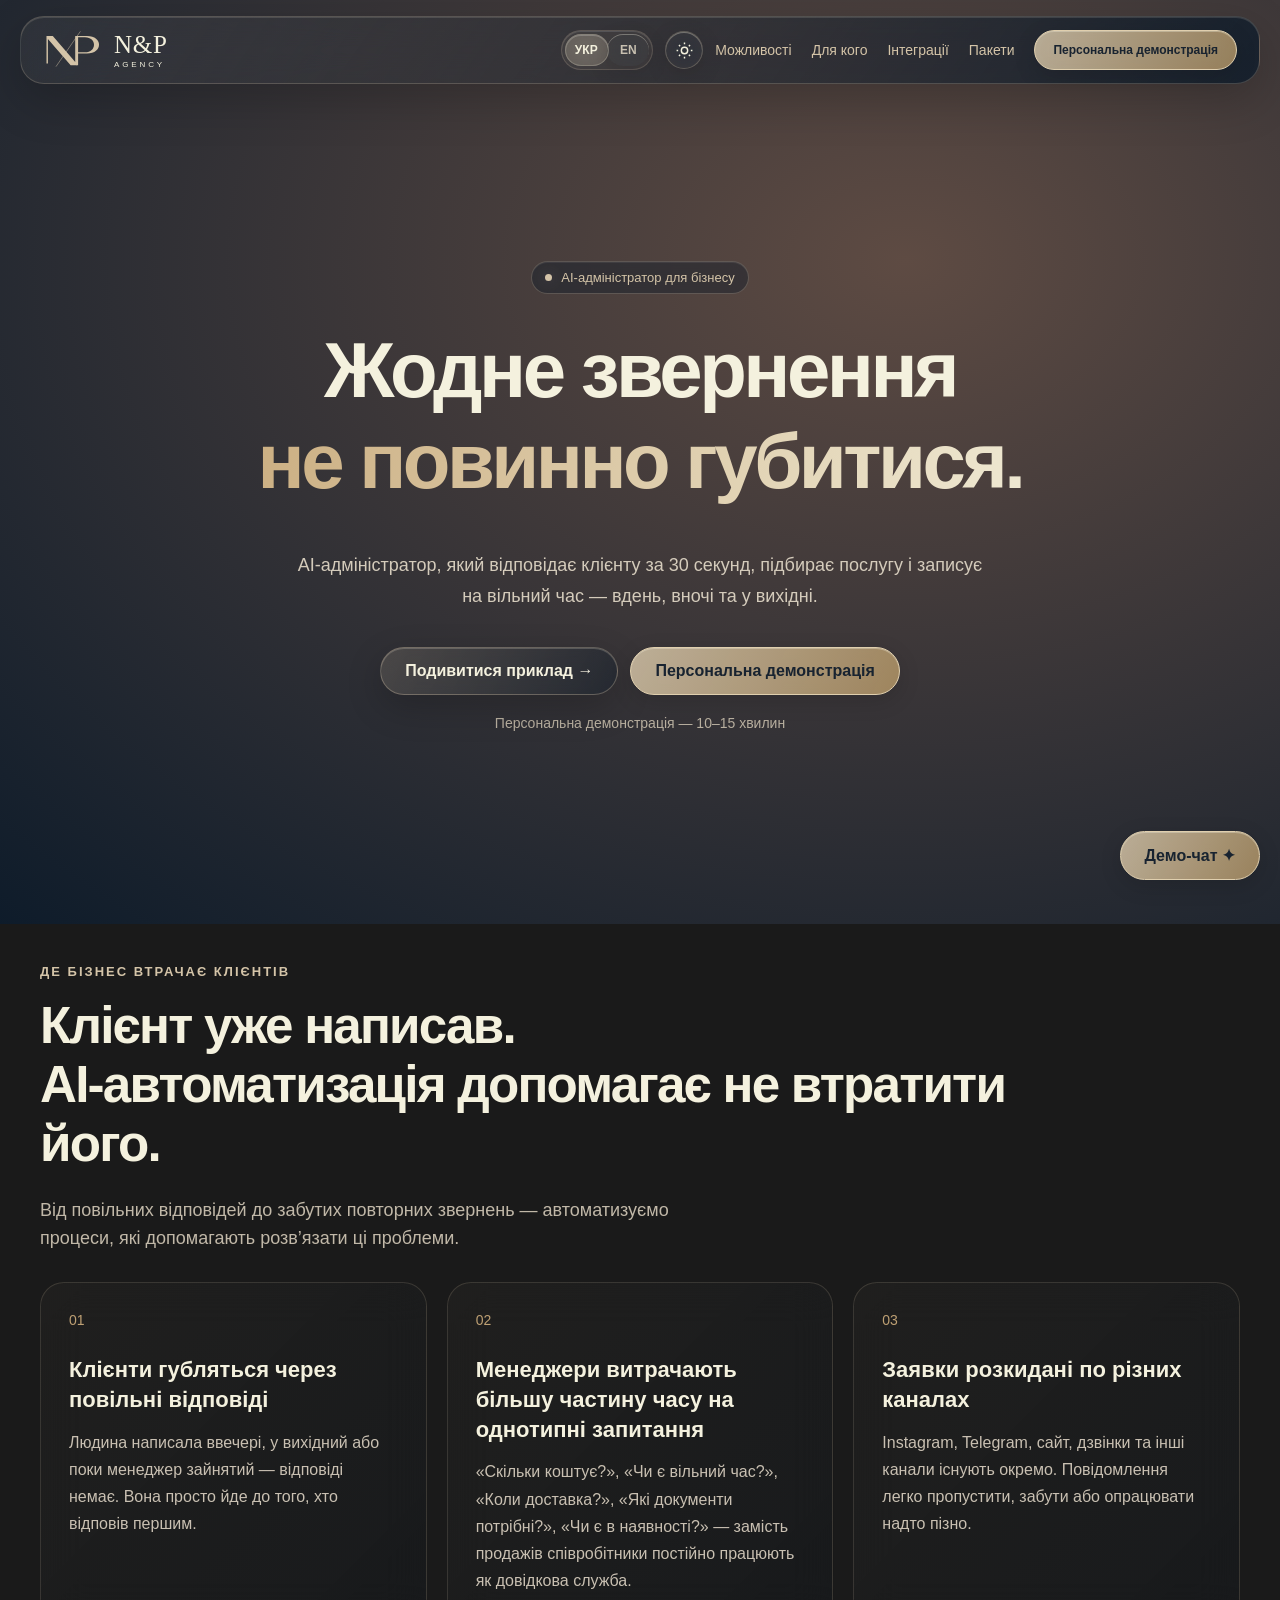
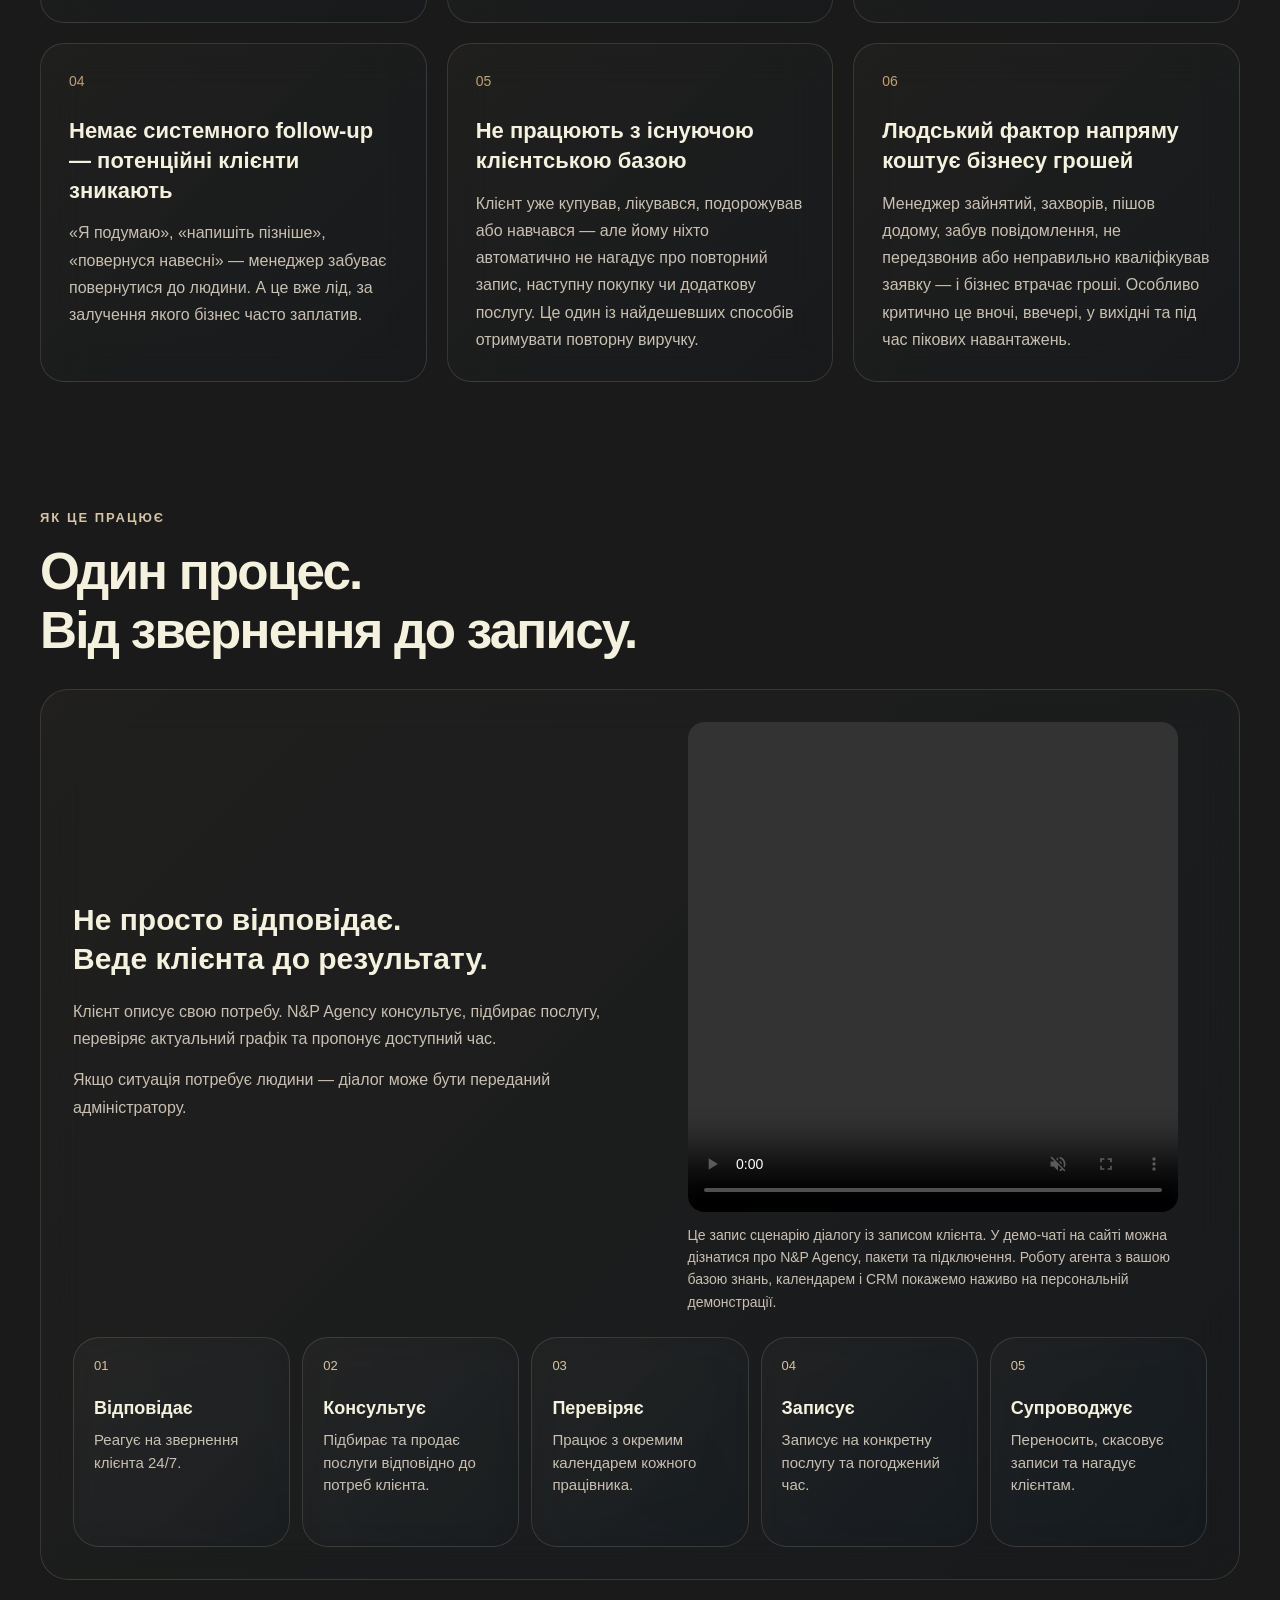
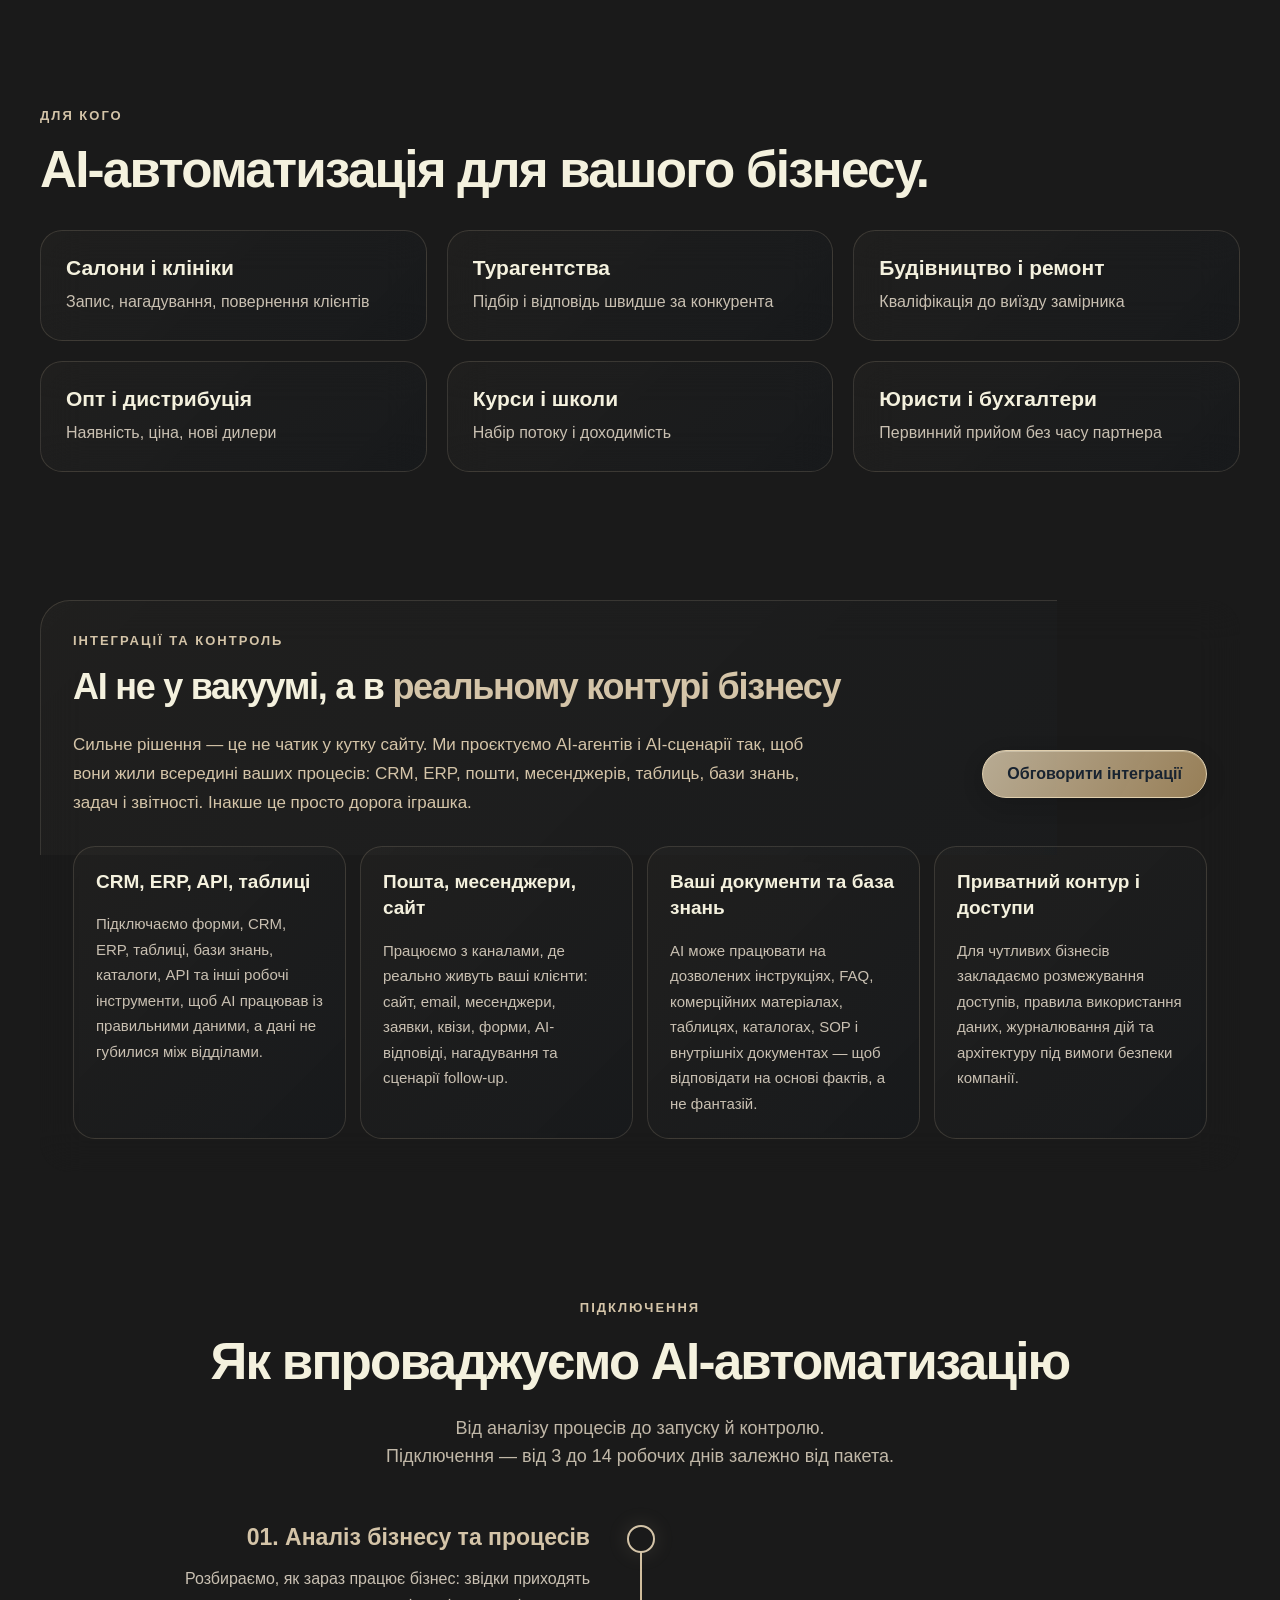
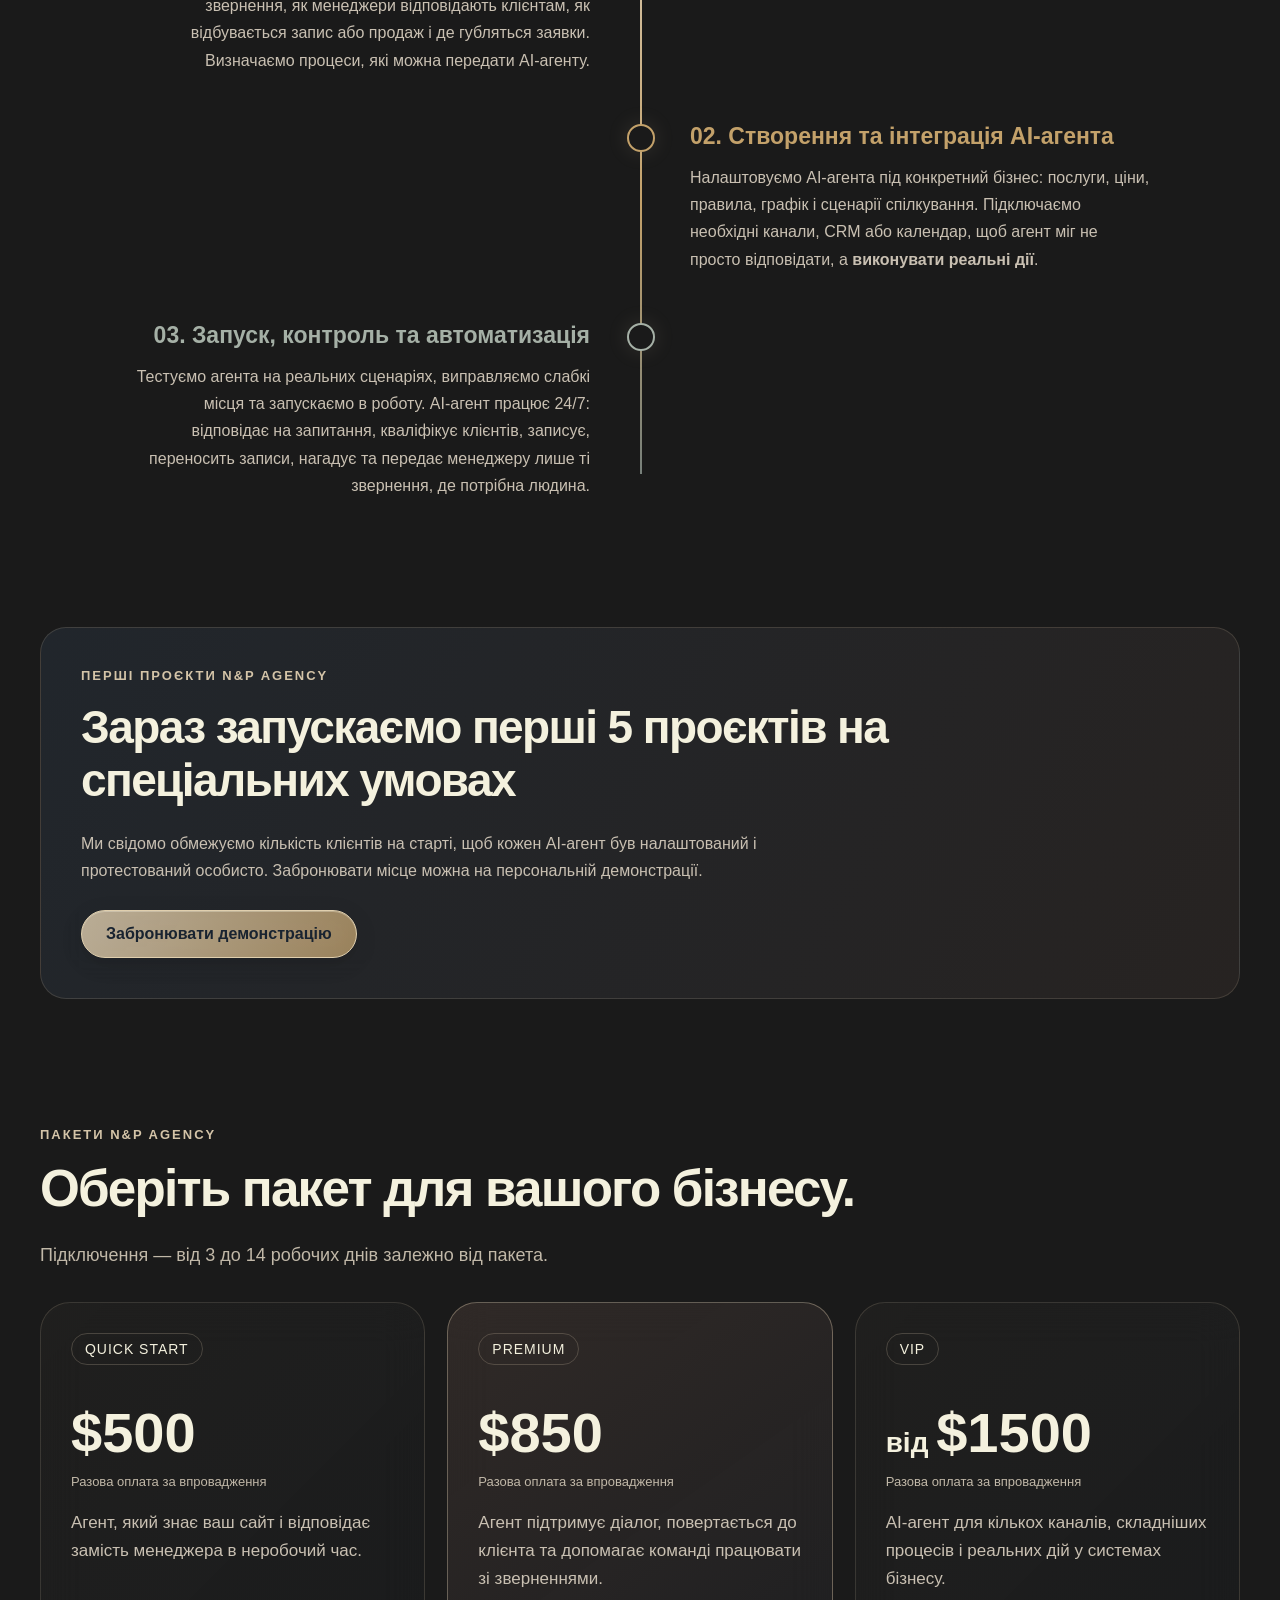
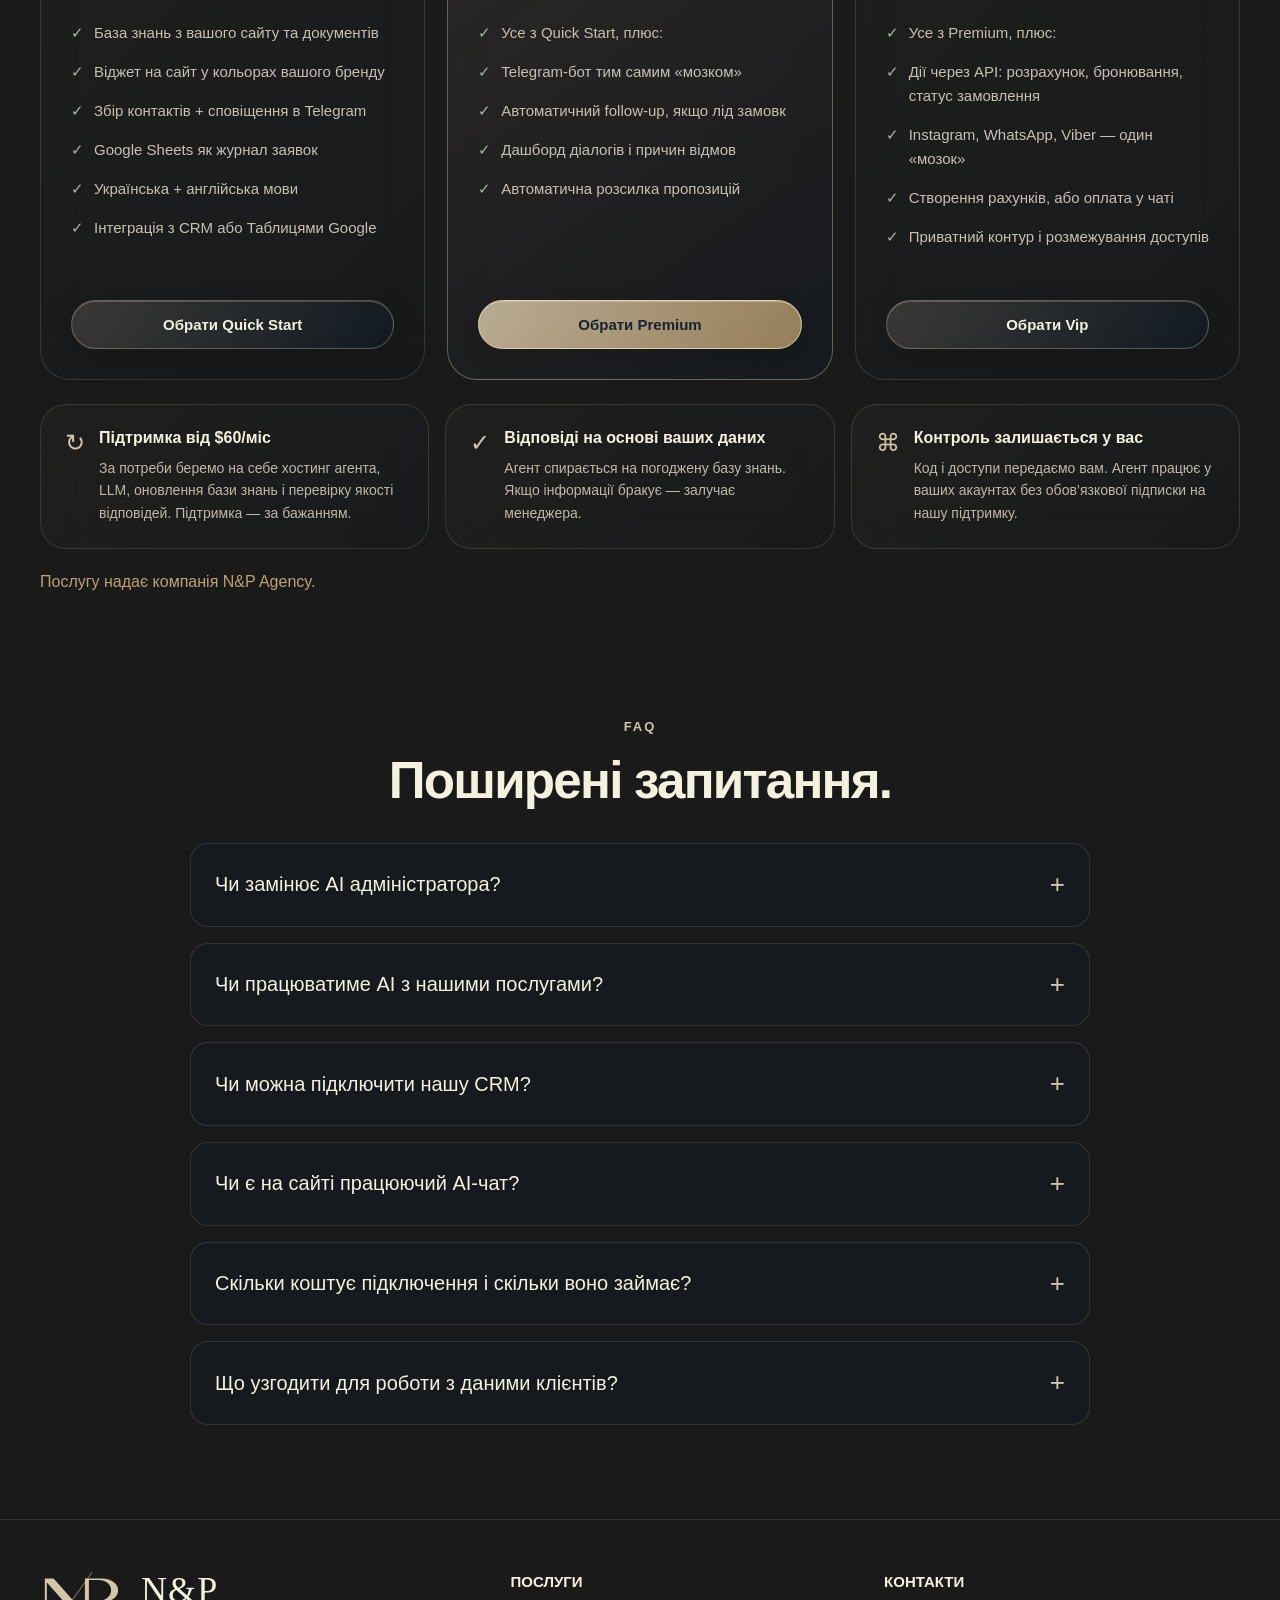
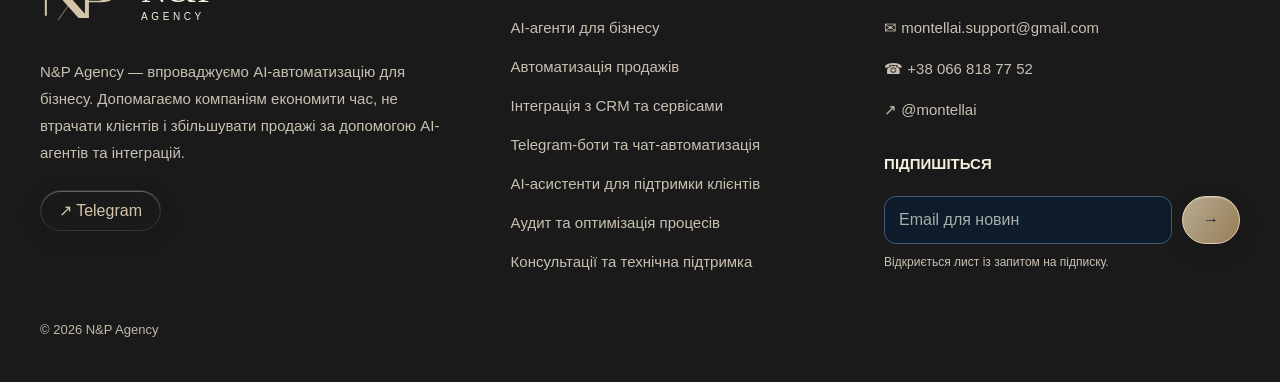
<file: montell-ai/montell-ai/index.html>
<!DOCTYPE html>
<html lang="uk">
<head><meta name="theme-color" content="#0d1b2a"><script src="assets/theme.js"></script>
  <meta charset="UTF-8" />
  <meta name="viewport" content="width=device-width, initial-scale=1.0" />
  <title>N&amp;P Agency — AI-адміністратор для бізнесу</title>

  <meta
    name="description"
    content="N&amp;P Agency автоматизує комунікацію з клієнтами, працює з розкладом та допомагає доводити звернення до запису 24/7."
  />

  <!-- Social sharing -->
  <meta property="og:type" content="website" />
  <meta property="og:url" content="https://montell-site.vercel.app/" />
  <meta property="og:title" content="N&amp;P Agency — AI-адміністратор для бізнесу" />
  <meta property="og:description" content="N&amp;P Agency автоматизує комунікацію з клієнтами, працює з розкладом та допомагає доводити звернення до запису 24/7." />
  <meta property="og:image" content="https://montell-site.vercel.app/preview-uk-20261006.png" />
  <meta property="og:image:width" content="1672" />
  <meta property="og:image:height" content="941" />
  <meta property="og:image:type" content="image/png" />
  <meta property="og:image:alt" content="N&amp;P Agency — AI-адміністратор для бізнесу" />
  <meta property="og:locale" content="uk_UA" />
  <meta name="twitter:card" content="summary_large_image" />
  <meta name="twitter:title" content="N&amp;P Agency — AI-адміністратор для бізнесу" />
  <meta name="twitter:description" content="N&amp;P Agency автоматизує комунікацію з клієнтами, працює з розкладом та допомагає доводити звернення до запису 24/7." />
  <meta name="twitter:image" content="https://montell-site.vercel.app/preview-uk-20261006.png" />
  <meta name="twitter:image:alt" content="N&amp;P Agency — AI-адміністратор для бізнесу" />
  <style>
    :root {
      --bg: #070709;
      --card: rgba(255,255,255,.045);
      --card-hover: rgba(255,255,255,.07);
      --stroke: rgba(255,255,255,.10);

      --text: #f7f7fb;
      --muted: #bfa174;

      --purple: #bfa174;
      --purple2: #d4c4a8;
      --blue: #bfa174;

      --max: 1200px;
    }

    * {
      margin: 0;
      padding: 0;
      box-sizing: border-box;
    }

    html {
      scroll-behavior: smooth;
    }

    body {
      background: var(--bg);
      color: var(--text);
      font-family:
        Inter,
        -apple-system,
        BlinkMacSystemFont,
        "Segoe UI",
        sans-serif;
      overflow-x: hidden;
    }

    a {
      color: inherit;
      text-decoration: none;
    }

    button,
    input {
      font: inherit;
    }

    .container {
      width: min(var(--max), calc(100% - 40px));
      margin: 0 auto;
    }

    /* =========================
       BACKGROUND
    ========================= */

    .page-bg {
      position: fixed;
      inset: 0;
      pointer-events: none;
      overflow: hidden;
      z-index: -10;
    }

    .grid {
      position: absolute;
      inset: 0;

      background-image:
        linear-gradient(rgba(255,255,255,.025) 1px, transparent 1px),
        linear-gradient(90deg, rgba(255,255,255,.025) 1px, transparent 1px);

      background-size: 70px 70px;

      mask-image: linear-gradient(
        to bottom,
        rgba(0,0,0,.8),
        rgba(0,0,0,.2) 70%,
        transparent
      );
    }

    .orb {
      position: absolute;
      border-radius: 50%;
      filter: blur(110px);
      opacity: .45;
      animation: float 10s ease-in-out infinite alternate;
    }

    .orb.one {
      width: 520px;
      height: 520px;
      top: -180px;
      left: 8%;
      background: #bfa174;
    }

    .orb.two {
      width: 620px;
      height: 620px;
      right: -220px;
      top: 220px;
      background: #bfa174;
      animation-delay: -3s;
    }

    .orb.three {
      width: 500px;
      height: 500px;
      left: 35%;
      top: 950px;
      background: #bfa174;
      opacity: .19;
    }

    @keyframes float {
      from {
        transform: translate3d(0,0,0) scale(1);
      }

      to {
        transform: translate3d(60px,40px,0) scale(1.08);
      }
    }

    #particles {
      position: absolute;
      inset: 0;
    }

    /* =========================
       NAV
    ========================= */

    nav {
      position: fixed;
      width: 100%;
      top: 0;
      z-index: 100;

      background: rgba(7,7,10,.65);
      backdrop-filter: blur(20px);

      border-bottom: 1px solid rgba(255,255,255,.07);
    }

    .nav-inner {
      height: 76px;

      display: flex;
      align-items: center;
      justify-content: space-between;
    }

    .logo {
      font-weight: 700;
      font-size: 23px;
      letter-spacing: -1px;
    }

    .logo span {
      color: #d4c4a8;
    }

    .nav-links {
      display: flex;
      align-items: center;
      gap: 30px;

      font-size: 14px;
      color: #bfa174;
    }

    .nav-links a {
      transition: .2s;
    }

    .nav-links a:hover {
      color: white;
    }

    /* =========================
       BUTTONS
    ========================= */

    .button {
      display: inline-flex;
      align-items: center;
      justify-content: center;

      padding: 14px 24px;

      border-radius: 999px;

      background: linear-gradient(
        120deg,
        #bfa174,
        #bfa174
      );

      color: white;
      font-weight: 600;

      border: 1px solid rgba(255,255,255,.2);

      box-shadow:
        0 10px 40px rgba(94,75,67,.25),
        inset 0 1px rgba(255,255,255,.2);

      transition: .25s ease;
    }

    .button:hover {
      transform: translateY(-2px);
      box-shadow:
        0 15px 50px rgba(94,75,67,.4),
        inset 0 1px rgba(255,255,255,.2);
    }

    .button.ghost {
      background: rgba(255,255,255,.045);
      border: 1px solid rgba(255,255,255,.11);
      box-shadow: none;
    }

    /* =========================
       HERO
    ========================= */

    .hero {
      min-height: 100vh;

      display: flex;
      align-items: center;

      padding: 150px 0 100px;

      position: relative;
    }

    .hero-content {
      max-width: 940px;
      margin: auto;
      text-align: center;
    }

    .hero-badge {
      display: inline-flex;
      align-items: center;
      gap: 9px;

      padding: 8px 13px;

      border-radius: 999px;

      background: rgba(255,255,255,.05);
      border: 1px solid rgba(255,255,255,.1);

      color: #d4c4a8;

      font-size: 13px;

      margin-bottom: 28px;
    }

    .pulse {
      width: 7px;
      height: 7px;

      border-radius: 50%;

      background: #d4c4a8;

      box-shadow: 0 0 15px #d4c4a8;
    }

    h1 {
      font-size: clamp(56px, 8vw, 106px);
      line-height: .93;

      letter-spacing: -6px;

      margin-bottom: 30px;
    }

    .gradient {
      background:
        linear-gradient(
          100deg,
          #fff 5%,
          #d4c4a8 45%,
          #d4c4a8 75%,
          #fff 100%
        );

      -webkit-background-clip: text;
      color: transparent;
    }

    .hero-sub {
      max-width: 700px;
      margin: 0 auto 36px;

      color: #bfa174;

      font-size: 20px;
      line-height: 1.55;
    }

    .hero-actions {
      display: flex;
      justify-content: center;
      gap: 12px;
      flex-wrap: wrap;
    }

    .hero-note {
      margin-top: 20px;

      font-size: 13px;

      color: #415a77;
    }

    /* =========================
       METRICS
    ========================= */

    .metrics {
      padding: 10px 0 100px;
    }

    .metrics-grid {
      display: grid;
      grid-template-columns: repeat(4, 1fr);

      border: 1px solid var(--stroke);

      border-radius: 26px;

      overflow: hidden;

      background: rgba(255,255,255,.025);
      backdrop-filter: blur(20px);
    }

    .metric {
      padding: 28px;

      border-right: 1px solid var(--stroke);
    }

    .metric:last-child {
      border-right: none;
    }

    .metric strong {
      display: block;

      font-size: 28px;
      margin-bottom: 7px;
    }

    .metric span {
      color: var(--muted);
      font-size: 14px;
    }

    /* =========================
       SECTIONS
    ========================= */

    section {
      padding: 115px 0;
    }

    .kicker {
      color: #d4c4a8;

      font-size: 13px;
      font-weight: 600;

      text-transform: uppercase;
      letter-spacing: 2px;

      margin-bottom: 18px;
    }

    h2 {
      font-size: clamp(40px,5.5vw,68px);

      line-height: 1;

      letter-spacing: -3px;

      max-width: 820px;

      margin-bottom: 23px;
    }

    .lead {
      color: var(--muted);

      max-width: 700px;

      font-size: 18px;
      line-height: 1.55;

      margin-bottom: 55px;
    }

    /* =========================
       GLASS CARDS
    ========================= */

    .glass {
      background:
        linear-gradient(
          145deg,
          rgba(255,255,255,.07),
          rgba(255,255,255,.025)
        );

      border: 1px solid rgba(255,255,255,.1);

      backdrop-filter: blur(20px);

      border-radius: 26px;
    }

    .problem-grid {
      display: grid;
      grid-template-columns: repeat(3,1fr);
      gap: 16px;
    }

    .problem-card {
      padding: 30px;

      min-height: 300px;

      transition: .25s ease;
    }



    .number {
      color: #bfa174;

      font-size: 13px;

      margin-bottom: 85px;
    }

    .problem-card h3 {
      font-size: 24px;
      letter-spacing: -1px;

      margin-bottom: 12px;
    }

    .problem-card p {
      color: #bfa174;
      line-height: 1.6;
    }

    /* =========================
       AI AGENT SHOWCASE
    ========================= */

    .agent-showcase {
      display: grid;
      grid-template-columns: 1fr 1fr;

      min-height: 550px;

      overflow: hidden;
    }

    .agent-copy {
      padding: 55px;
    }

    .agent-copy h3 {
      font-size: 42px;

      letter-spacing: -2px;

      margin-bottom: 20px;
    }

    .agent-copy p {
      color: #bfa174;

      line-height: 1.6;

      font-size: 17px;
    }

    .chat-side {
      position: relative;

      display: flex;
      align-items: center;
      justify-content: center;

      min-height: 520px;

      border-left: 1px solid var(--stroke);

      background:
        radial-gradient(
          circle at center,
          rgba(110,81,255,.13),
          transparent 60%
        );
    }

    .chat-window {
      width: 85%;

      padding: 20px;

      border-radius: 22px;

      background: rgba(8,8,13,.75);

      border: 1px solid rgba(255,255,255,.1);

      box-shadow: 0 30px 70px rgba(0,0,0,.35);
    }

    .chat-head {
      display: flex;
      gap: 12px;
      align-items: center;

      padding-bottom: 18px;

      border-bottom: 1px solid #1b263b;
    }

    .avatar {
      width: 38px;
      height: 38px;

      display: grid;
      place-items: center;

      border-radius: 12px;

      background:
        linear-gradient(
          135deg,
          #bfa174,
          #bfa174
        );
    }

    .chat-head strong {
      display: block;
      font-size: 14px;
    }

    .chat-head span {
      color: #bfa174;
      font-size: 12px;
    }

    .messages {
      padding-top: 22px;

      display: flex;
      flex-direction: column;
      gap: 14px;
    }

    .message {
      padding: 13px 15px;

      max-width: 84%;

      border-radius: 16px;

      line-height: 1.45;

      font-size: 14px;
    }

    .message.user {
      margin-left: auto;

      background: #bfa174;
    }

    .message.ai {
      background: rgba(255,255,255,.07);

      border: 1px solid rgba(255,255,255,.06);
    }

    /* =========================
       FLOW
    ========================= */

    .flow-grid {
      display: grid;
      grid-template-columns: repeat(5,1fr);
      gap: 12px;
    }

    .flow-card {
      padding: 25px;

      min-height: 230px;
    }

    .flow-card .number {
      margin-bottom: 60px;
      color: #d4c4a8;
    }

    .flow-card strong {
      display: block;

      margin-bottom: 10px;

      font-size: 18px;
    }

    .flow-card span {
      color: #bfa174;

      font-size: 14px;
      line-height: 1.5;
    }

    /* =========================
       INDUSTRIES
    ========================= */

    .industry-list {
      border-top: 1px solid var(--stroke);
    }

    .industry {
      padding: 29px 4px;

      display: flex;
      align-items: center;
      justify-content: space-between;

      border-bottom: 1px solid var(--stroke);

      transition: .2s;
    }

    .industry:hover {
      padding-left: 15px;
    }

    .industry-name {
      font-size: 28px;
      letter-spacing: -1px;
    }

    .industry-arrow {
      color: #d4c4a8;
      font-size: 26px;
    }

    /* =========================
       INTEGRATIONS
    ========================= */

    .integration-grid {
      display: grid;
      grid-template-columns: repeat(3,1fr);

      gap: 14px;
    }

    .integration {
      padding: 25px;

      display: flex;
      align-items: center;

      gap: 15px;
    }

    .integration-icon {
      width: 42px;
      height: 42px;

      display: grid;
      place-items: center;

      border-radius: 12px;

      background: rgba(255,255,255,.06);
    }

    /* =========================
       CTA
    ========================= */

    .cta {
      position: relative;
      overflow: hidden;

      padding: 100px 40px;

      text-align: center;

      border-radius: 36px;

      border: 1px solid rgba(255,255,255,.12);

      background:
        linear-gradient(
          180deg,
          rgba(103,79,255,.16),
          rgba(20,18,33,.42)
        );
    }

    .cta::before {
      content: "";

      position: absolute;

      width: 700px;
      height: 350px;

      top: -280px;
      left: 50%;

      transform: translateX(-50%);

      background: #bfa174;

      filter: blur(120px);

      opacity: .45;
    }

    .cta > * {
      position: relative;
    }

    .cta h2 {
      margin: 0 auto 22px;
    }

    .cta p {
      color: #bfa174;

      max-width: 560px;
      margin: 0 auto 32px;

      font-size: 18px;
    }

    /* =========================
       FAQ
    ========================= */

    .faq {
      max-width: 900px;
    }

    .faq-item {
      border-bottom: 1px solid var(--stroke);
    }

    .faq-q {
      padding: 25px 0;

      display: flex;
      align-items: center;
      justify-content: space-between;

      cursor: pointer;

      font-size: 20px;
    }

    .faq-a {
      max-height: 0;

      overflow: hidden;

      color: #bfa174;

      line-height: 1.6;

      transition: .35s ease;
    }

    .faq-item.active .faq-a {
      max-height: 200px;

      padding-bottom: 25px;
    }

    /* =========================
       FOOTER
    ========================= */

    footer {
      margin-top: 100px;

      padding: 45px 0;

      border-top: 1px solid var(--stroke);
    }

    .footer-inner {
      display: flex;
      align-items: center;
      justify-content: space-between;

      color: #415a77;

      font-size: 14px;
    }

    /* =========================
       RESPONSIVE
    ========================= */

    @media(max-width:900px) {

      .nav-links a:not(.button) {
        display: none;
      }

      .metrics-grid {
        grid-template-columns: 1fr 1fr;
      }

      .metric:nth-child(2) {
        border-right: none;
      }

      .problem-grid {
        grid-template-columns: 1fr;
      }

      .agent-showcase {
        grid-template-columns: 1fr;
      }

      .chat-side {
        border-left: none;
        border-top: 1px solid var(--stroke);
      }

      .flow-grid {
        grid-template-columns: 1fr 1fr;
      }

      .integration-grid {
        grid-template-columns: 1fr 1fr;
      }

      h1 {
        letter-spacing: -4px;
      }

    }

    @media(max-width:600px) {

      .container {
        width: min(var(--max), calc(100% - 28px));
      }

      section {
        padding: 85px 0;
      }

      .hero {
        padding-top: 130px;
      }

      h1 {
        font-size: 55px;
        letter-spacing: -3px;
      }

      .metrics-grid {
        grid-template-columns: 1fr;
      }

      .metric {
        border-right: none;
        border-bottom: 1px solid var(--stroke);
      }

      .flow-grid,
      .integration-grid {
        grid-template-columns: 1fr;
      }

      .agent-copy {
        padding: 32px;
      }

      .industry-name {
        font-size: 21px;
      }

      .footer-inner {
        flex-direction: column;
        align-items: flex-start;
        gap: 12px;
      }

    }
  /* Content and accessibility refinements */ h1 .gradient{display:block;background:linear-gradient(110deg,#d4c4a8,#f7f7fb);background-clip:text;-webkit-background-clip:text;color:transparent}
h1{font-size:clamp(44px,6.2vw,84px);letter-spacing:-.045em} .hero{padding-top:145px;padding-bottom:70px} .hero-content{max-width:1000px}.hero-note{font-size:14px}.metric strong{font-size:clamp(22px,2.5vw,36px)}.video-caption{padding:18px;color:#bfa174;font-size:14px;line-height:1.6}.integration{display:block}.integration h3{font-size:24px;margin-bottom:14px}.integration p{font-size:16px;color:#bfa174;line-height:1.6;margin:16px 0}.status{color:#d4c4a8;font-size:14px}.faq-item summary{padding:24px 0;font-size:20px;cursor:pointer}.faq-item p{color:#bfa174;line-height:1.7;padding-bottom:24px}#brief-form{max-width:650px;margin:30px auto 0;text-align:left;display:grid;gap:20px}label{display:grid;gap:9px;font-size:16px}input,textarea{font:inherit;color:#f7f7fb;background:#0d1b2a;border:1px solid #415a77;border-radius:12px;padding:14px;width:100%}textarea{min-height:110px;resize:vertical}.cta .form-note{font-size:14px;margin:0;line-height:1.6;color:#bfa174}.button{cursor:pointer}a:focus-visible,button:focus-visible,summary:focus-visible,input:focus-visible,textarea:focus-visible{outline:3px solid #d4c4a8;outline-offset:5px}section{scroll-margin-top:85px}@media(max-width:600px){.hero{padding-top:115px}h1{font-size:46px;letter-spacing:-2px}.hero-actions{flex-wrap:wrap}.cta{padding:32px 20px}.integration-grid{grid-template-columns:1fr}}@media(prefers-reduced-motion:reduce){html{scroll-behavior:auto}*,*::before,*::after{animation:none!important;transition:none!important}#particles{display:none}}
.packages{display:grid;grid-template-columns:repeat(3,minmax(0,1fr));gap:24px;margin-top:40px;align-items:stretch}.package{padding:36px;border-radius:24px;min-height:235px;display:flex;flex-direction:column;justify-content:flex-end}.package h3{font-size:28px;margin-bottom:auto;padding-bottom:28px}.package-price{font-size:clamp(40px,5vw,64px);font-weight:750;line-height:1.15;margin:0;color:#f7f7fb}.old-price{font-size:24px;color:#d4c4a8;margin:0 0 8px}.old-price del{text-decoration-thickness:2px}.package-featured{border-color:#d4c4a8;background:linear-gradient(145deg,rgba(94,75,67,.19),rgba(255,255,255,.045))}.provider{margin-top:24px;color:#bfa174;font-size:16px}.sr-only{position:absolute;width:1px;height:1px;padding:0;margin:-1px;overflow:hidden;clip:rect(0,0,0,0);white-space:nowrap;border:0}@media(max-width:700px){.packages{grid-template-columns:1fr}.package{min-height:190px}.package-price{font-size:48px}}

/* Shared frosted-card hover treatment */
.glass{position:relative;isolation:isolate;transition:transform .38s cubic-bezier(.2,.75,.25,1),border-color .38s ease,box-shadow .38s ease;}
.glass::before,.glass::after{content:"";position:absolute;inset:0;border-radius:inherit;pointer-events:none;z-index:-1;opacity:0;transition:opacity .4s ease,transform .6s cubic-bezier(.2,.75,.25,1);}
.glass::before{background:radial-gradient(ellipse at 15% 0%,rgba(212,196,168,.22),transparent 65%);}
.glass::after{inset:1px;background:linear-gradient(115deg,transparent 15%,rgba(255,255,255,.075) 40%,rgba(212,196,168,.11) 48%,transparent 75%);transform:scaleX(.94);}
.glass .number{transition:color .35s ease;}
@media(hover:hover) and (pointer:fine){
 .glass:hover{transform:translateY(-7px);border-color:rgba(212,196,168,.65);box-shadow:0 18px 45px -22px rgba(0,0,0,.8),0 0 30px -14px rgba(94,75,67,.65),inset 0 1px 0 rgba(255,255,255,.1);}
 .glass:hover::before,.glass:hover::after{opacity:1;transform:scaleX(1);}
 .glass:hover .number{color:#d4c4a8;}
 .agent-showcase.glass:hover{transform:translateY(-3px);}
}
.glass:focus-within{border-color:rgba(212,196,168,.65);box-shadow:0 0 0 2px rgba(212,196,168,.16);}
@media(prefers-reduced-motion:reduce){.glass,.glass::before,.glass::after,.glass .number{transition:none!important;}.glass:hover,.agent-showcase.glass:hover{transform:none;}.glass::after{transform:none;}}


/* September content revision */
section{padding:64px 0}h2{font-size:clamp(32px,4vw,52px);line-height:1.15;max-width:1000px;letter-spacing:-.035em}.hero{padding:140px 0 48px}.hero h1{font-size:clamp(42px,6.1vw,78px)}.hero-tagline{font-size:clamp(21px,2.5vw,30px);color:#d4c4a8;margin:22px 0 16px}.hero-sub{font-size:18px;line-height:1.7}.hero-note{font-size:14px}.lead{margin-bottom:28px}.nav-links{gap:22px}.nav-links .button{font-size:14px;padding:13px 20px}.pain-grid,.business-grid{display:grid;grid-template-columns:repeat(3,minmax(0,1fr));gap:20px;margin-top:30px}.pain-card{padding:28px;border-radius:24px}.pain-card h3{font-size:22px;line-height:1.35;margin:26px 0 14px}.pain-card p,.business-card p,.solution-top p,.integration-card p,.timeline p{font-size:16px;line-height:1.7;color:#bfa174}.pain-card .number{font-size:14px}.solution-combined{padding:32px;border-radius:28px;margin-top:28px}.solution-top{display:grid;grid-template-columns:1fr 1fr;gap:36px;align-items:center}.solution-top h3{font-size:30px;line-height:1.3;margin:0 0 20px}.solution-top p{margin:14px 0}.demo-media video{width:100%;aspect-ratio:16/9;display:block;border-radius:16px;background:#0b0b10}.demo-media p{font-size:14px}.solution-combined .flow-grid{margin-top:24px;gap:12px}.solution-combined .flow-card{padding:20px;min-height:210px}.solution-combined .flow-card .number{margin-bottom:25px}.solution-combined .flow-card strong{font-size:18px}.solution-combined .flow-card span{font-size:15px}.business-card{padding:25px;border-radius:22px}.business-card h3{font-size:21px;margin-bottom:8px}.business-card p{margin:0}.integration-panel{padding:32px;border-radius:30px}.integration-panel h2{font-size:36px}.teal-text{color:#52c5d5}.integration-panel .kicker{color:#53d58c}.integration-intro{display:flex;align-items:center;gap:36px;justify-content:space-between;margin:22px 0 28px}.integration-intro p{max-width:770px;color:#d4c4a8;font-size:17px;line-height:1.7}.integration-intro .button{flex-shrink:0}.integration-cards{display:grid;grid-template-columns:repeat(4,minmax(0,1fr));gap:14px}.integration-card{padding:22px;border-radius:22px}.integration-card h3{font-size:19px;line-height:1.4;margin-bottom:16px}.integration-card p{font-size:15px}.center-title{text-align:center}.center-title h2,.center-title .lead{margin-left:auto;margin-right:auto}.center-title .lead{margin-top:20px}.timeline{position:relative;max-width:1020px;margin:50px auto 0}.timeline::before{content:'';position:absolute;left:50%;top:14px;bottom:25px;width:2px;background:linear-gradient(#d4c4a8,#bfa174,#32d58b)}.timeline-step{position:relative;display:grid;grid-template-columns:1fr 1fr;column-gap:100px;padding:0 0 46px}.timeline-step:last-child{padding-bottom:0}.timeline-step>div{grid-column:1;text-align:right}.timeline-step:nth-child(2)>div{grid-column:2;text-align:left}.timeline-step h3{font-size:23px;line-height:1.4;color:#d4c4a8;margin-bottom:12px}.timeline-step:nth-child(2) h3{color:#bfa174}.timeline-step:nth-child(3) h3{color:#42d990}.timeline-dot{position:absolute;left:calc(50% - 13px);top:4px;width:28px;height:28px;border-radius:50%;border:2px solid #d4c4a8;background:#0d1b2a;box-shadow:0 0 22px #bfa17433}.timeline-step:nth-child(2) .timeline-dot{border-color:#bfa174}.timeline-step:nth-child(3) .timeline-dot{border-color:#42d990}.plan-grid{display:grid;grid-template-columns:repeat(3,minmax(0,1fr));gap:22px;margin-top:32px}.plan-card{padding:30px;border-radius:30px;display:flex;flex-direction:column}.plan-label{align-self:flex-start;border:1px solid #ffffff25;border-radius:30px;padding:7px 13px;font-size:14px;letter-spacing:.07em;text-transform:uppercase}.plan-cost{min-height:104px;display:flex;flex-direction:column;justify-content:flex-end;margin:20px 0}.plan-cost strong{font-size:56px;line-height:1.1}.plan-cost del{color:#bfa174;font-size:23px;margin-bottom:6px}.plan-description{font-size:17px;line-height:1.65;color:#d4c4a8;min-height:90px}.plan-card ul{list-style:none;padding:0;margin:22px 0 36px;flex:1}.plan-card li{position:relative;padding-left:23px;margin-bottom:15px;font-size:15px;line-height:1.6;color:#d4c4a8}.plan-card li::before{content:'✓';position:absolute;left:0;color:#45d6b0}.plan-card .button{width:100%;justify-content:center;font-size:15px;padding:15px}.plan-accent{background:linear-gradient(145deg,#bfa17427,#ffffff06);border-color:#d4c4a855}.solution-combined:hover,.integration-panel:hover{transform:none!important}.solution-combined::after,.integration-panel::after{display:none}footer{margin-top:30px}dialog{background:#0d1b2a;color:#fff;border:1px solid #d4c4a8;border-radius:24px;padding:32px;max-width:440px;width:calc(100% - 32px);margin:auto}dialog::backdrop{background:#0009}dialog h3{margin-bottom:16px}dialog p{line-height:1.6;margin-bottom:22px}
@media(max-width:1000px){.pain-grid{grid-template-columns:repeat(2,minmax(0,1fr))}.integration-cards{grid-template-columns:repeat(2,minmax(0,1fr))}.integration-intro{align-items:flex-start;flex-direction:column}.solution-combined .flow-grid{grid-template-columns:repeat(3,minmax(0,1fr))}.plan-card{padding:23px}.nav-links a:not(.button){display:none}}
@media(max-width:700px){section{padding:40px 0}.hero{padding-top:115px}.hero h1{font-size:44px}.hero-actions{flex-direction:column;align-items:stretch}.hero-actions .button{justify-content:center}.nav-links .button{font-size:12px;padding:11px 12px}.logo{font-size:24px}.pain-grid,.business-grid,.plan-grid,.solution-top{grid-template-columns:1fr}.integration-cards{grid-template-columns:1fr}.solution-combined,.integration-panel{padding:20px}.solution-combined .flow-grid{grid-template-columns:1fr}.flow-card{min-height:0!important}.integration-panel h2{font-size:30px}.timeline::before{left:13px}.timeline-step{display:block;padding:0 0 34px 52px}.timeline-step>div,.timeline-step:nth-child(2)>div{text-align:left}.timeline-dot{left:0}.timeline-step h3{font-size:21px}.plan-cost{min-height:0}.plan-description{min-height:0}.plan-card{padding:28px}.pain-card{padding:25px}}


/* Match the new chat video proportions. */
.solution-top{grid-template-columns:minmax(0,.85fr) minmax(0,1.15fr);gap:36px;align-items:center}.solution-top>div{min-width:0}.demo-media{width:100%;max-width:620px;justify-self:center}.demo-media video{width:100%;height:auto;aspect-ratio:1440/1440;object-fit:contain;display:block}.demo-media p{line-height:1.6;margin:12px 0 0}@media(max-width:850px){.solution-top{grid-template-columns:1fr;gap:24px}.demo-media{max-width:620px}}
/* September refinements */
.integration-panel .kicker,.teal-text{color:var(--purple2)!important}.solution-top{grid-template-columns:1fr 1fr}.demo-media{max-width:490px}.one-time{display:block;font-size:13px;color:var(--muted);margin-top:10px}.plan-cost small{font-size:.5em}.early-projects{padding:40px;background:linear-gradient(120deg,rgba(94,75,67,.16),rgba(65,90,119,.05))}.early-projects h2{font-size:clamp(30px,4vw,46px);line-height:1.15}.early-projects p{max-width:780px;color:#d4c4a8;line-height:1.7;margin:20px 0 26px}.assurance-grid{display:grid;grid-template-columns:repeat(3,minmax(0,1fr));gap:16px;margin-top:24px}.assurance-grid article{padding:24px;display:flex;gap:14px}.assurance-grid article>span{color:var(--purple2);font-size:24px}.assurance-grid h3{font-size:16px;margin-bottom:10px}.assurance-grid p{font-size:14px;line-height:1.6;color:var(--muted)}.footer-grid{display:grid;grid-template-columns:1.3fr 1fr 1.1fr;gap:50px}.footer-grid .logo{font-size:36px}.footer-grid p,.footer-grid li,.footer-grid address{font-size:15px;line-height:1.8;color:#bfa174}.footer-grid p{margin:24px 0}.footer-grid h3{text-transform:uppercase;font-size:15px;margin:8px 0 24px}.footer-grid ul{list-style:none;display:grid;gap:12px}.footer-grid address{font-style:normal;display:grid;gap:14px;overflow-wrap:anywhere}.social-link{display:inline-block;border:1px solid var(--stroke);padding:10px 18px;border-radius:30px;color:var(--purple2)}.subscribe-title{margin-top:32px!important}.subscribe-row{display:flex;gap:10px}.subscribe-row input{min-width:0}.subscribe-row button{padding:12px 20px}.footer-grid .subscribe-note{font-size:12px;margin:8px 0}.copyright{color:var(--muted);font-size:13px;margin-top:40px}.sr-only{position:absolute;width:1px;height:1px;overflow:hidden;clip-path:inset(50%)}.faq-item summary{list-style:none;display:flex;align-items:center;justify-content:space-between;gap:20px}.faq-item summary::-webkit-details-marker{display:none}.faq-item summary::after{content:'+';color:var(--purple2);font-size:26px;transition:transform .3s}.faq-item[open] summary::after{transform:rotate(45deg)}.faq-item{overflow:hidden}.faq-content p{padding-right:24px}
@media(max-width:850px){.solution-top{grid-template-columns:1fr}.assurance-grid{grid-template-columns:1fr}.footer-grid{grid-template-columns:1fr 1fr}.footer-grid>div:first-child{grid-column:1/-1}}@media(max-width:560px){.footer-grid{grid-template-columns:1fr;gap:28px}.early-projects{padding:26px}.demo-media{max-width:420px}}
.widget{color-scheme:dark}.widget-msg{flex-shrink:0;font-weight:400}.widget-msg span{font-weight:400}.widget-log{scrollbar-width:thin;scrollbar-color:#415a77 #0d1b2a}/* Soft, staggered text entrances on scroll. */
.scroll-reveal{transition:opacity 850ms cubic-bezier(.22,1,.36,1) var(--reveal-delay,0ms),translate 850ms cubic-bezier(.22,1,.36,1) var(--reveal-delay,0ms),filter 850ms cubic-bezier(.22,1,.36,1) var(--reveal-delay,0ms)}
.reveal-pending{opacity:0;translate:0 28px;filter:blur(4px)}
@media(prefers-reduced-motion:reduce){.scroll-reveal{transition:none!important;opacity:1!important;translate:none!important;filter:none!important}}
@media print{.scroll-reveal{opacity:1!important;translate:none!important;filter:none!important}}
</style>
<link rel="canonical" href="https://montell-site.vercel.app/"><link rel="alternate" hreflang="uk" href="https://montell-site.vercel.app/"><link rel="alternate" hreflang="en" href="https://montell-site.vercel.app/en.html"><link rel="alternate" hreflang="x-default" href="https://montell-site.vercel.app/">
<style>.language-switch{display:flex;align-items:center;gap:3px;border:1px solid var(--stroke);border-radius:999px;padding:3px;flex-shrink:0;margin-left:auto;margin-right:16px}.language-switch a{font-size:12px;font-weight:600;line-height:1;padding:10px;border-radius:999px;color:var(--muted)}.language-switch a[aria-current]{background:#bfa17433;color:#fff}.language-switch a:focus-visible{outline:2px solid var(--purple2);outline-offset:2px}.nav-inner{gap:12px}html[lang=en] .hero h1{letter-spacing:-.045em}@media(max-width:600px){.nav-inner{gap:8px}.language-switch{margin-right:0}.nav-links .button{font-size:11px;padding:10px 12px;max-width:130px;text-align:center}.logo{font-size:19px}.language-switch a{padding:9px 7px}}@media(max-width:380px){.nav-links .button{max-width:100px;font-size:10px}.nav-inner{gap:5px}.language-switch{padding:2px}}
</style><script src="language.js"></script><link rel="stylesheet" href="assets/effects.css"><link rel="stylesheet" href="assets/themes.css"><link rel="stylesheet" href="assets/brand.css"><link rel="icon" type="image/svg+xml" href="assets/favicon.svg"><link rel="icon" type="image/png" sizes="32x32" href="assets/favicon-32.png"><link rel="apple-touch-icon" sizes="180x180" href="assets/apple-touch-icon.png"></head>

<body><div id="shader-background" aria-hidden="true"></div><div class="page-bg"><div class="grid"></div><div class="orb one"></div><div class="orb two"></div><div class="orb three"></div></div>
<nav><div class="container nav-inner"><a href="#" class="logo"><img class="brand-mark brand-mark-gold" src="assets/np-mark-gold.svg" alt=""><img class="brand-mark brand-mark-ink" src="assets/np-mark-ink.svg" alt=""><span class="brand-wordmark" aria-hidden="true"><b>N&amp;P</b><small>AGENCY</small></span><span class="sr-only">N&amp;P Agency</span></a><div class="language-switch" role="group" aria-label="Мова сайту"><a href="/?lang=uk" lang="uk" hreflang="uk" aria-current="page">УКР</a><a href="/en.html?lang=en" lang="en" hreflang="en" >EN</a></div><button class="theme-toggle" type="button" aria-label="Увімкнути світлу тему">☼</button><div class="nav-links"><a href="#solution">Можливості</a><a href="#business">Для кого</a><a href="#integrations">Інтеграції</a><a href="#terms">Пакети</a><a class="button telegram-link" href="https://t.me/montellai" target="_blank" rel="noopener noreferrer">Персональна демонстрація</a></div></div></nav>
<main><section class="hero"><div class="container"><div class="hero-content"><div class="hero-badge"><span class="pulse"></span>AI-адміністратор для бізнесу</div><h1>Жодне звернення<br><span class="gradient">не повинно губитися.</span></h1><p class="hero-sub">AI-адміністратор, який відповідає клієнту за 30 секунд, підбирає послугу і записує на вільний час — вдень, вночі та у вихідні.</p><div class="hero-actions"><a class="button ghost" href="#solution">Подивитися приклад →</a><a class="button telegram-link" href="https://t.me/montellai" target="_blank" rel="noopener noreferrer">Персональна демонстрація</a></div><div class="hero-note">Персональна демонстрація — 10–15 хвилин</div></div></div></section>
<section id="problems"><div class="container"><div class="kicker">Де бізнес втрачає клієнтів</div><h2>Клієнт уже написав.<br>AI-автоматизація допомагає не втратити його.</h2><p class="lead">Від повільних відповідей до забутих повторних звернень — автоматизуємо процеси, які допомагають розв’язати ці проблеми.</p><div class="pain-grid"><article class="glass pain-card"><span class="number">01</span><h3>Клієнти губляться через повільні відповіді</h3><p>Людина написала ввечері, у вихідний або поки менеджер зайнятий — відповіді немає. Вона просто йде до того, хто відповів першим.</p></article><article class="glass pain-card"><span class="number">02</span><h3>Менеджери витрачають більшу частину часу на однотипні запитання</h3><p>«Скільки коштує?», «Чи є вільний час?», «Коли доставка?», «Які документи потрібні?», «Чи є в наявності?» — замість продажів співробітники постійно працюють як довідкова служба.</p></article><article class="glass pain-card"><span class="number">03</span><h3>Заявки розкидані по різних каналах</h3><p>Instagram, Telegram, сайт, дзвінки та інші канали існують окремо. Повідомлення легко пропустити, забути або опрацювати надто пізно.</p></article><article class="glass pain-card"><span class="number">04</span><h3>Немає системного follow-up — потенційні клієнти зникають</h3><p>«Я подумаю», «напишіть пізніше», «повернуся навесні» — менеджер забуває повернутися до людини. А це вже лід, за залучення якого бізнес часто заплатив.</p></article><article class="glass pain-card"><span class="number">05</span><h3>Не працюють з існуючою клієнтською базою</h3><p>Клієнт уже купував, лікувався, подорожував або навчався — але йому ніхто автоматично не нагадує про повторний запис, наступну покупку чи додаткову послугу. Це один із найдешевших способів отримувати повторну виручку.</p></article><article class="glass pain-card"><span class="number">06</span><h3>Людський фактор напряму коштує бізнесу грошей</h3><p>Менеджер зайнятий, захворів, пішов додому, забув повідомлення, не передзвонив або неправильно кваліфікував заявку — і бізнес втрачає гроші. Особливо критично це вночі, ввечері, у вихідні та під час пікових навантажень.</p></article></div></div></section>
<section id="solution"><div class="container"><div class="kicker">Як це працює</div><h2>Один процес.<br>Від звернення до запису.</h2><div class="solution-combined glass"><div class="solution-top"><div><h3>Не просто відповідає.<br>Веде клієнта до результату.</h3><p>Клієнт описує свою потребу. N&amp;P Agency консультує, підбирає послугу, перевіряє актуальний графік та пропонує доступний час.</p><p>Якщо ситуація потребує людини — діалог може бути переданий адміністратору.</p></div><div class="demo-media"><video controls autoplay loop muted playsinline preload="auto" src="demo_ukr.mp4" width="1440" height="1440" aria-label="Приклад діалогу N&amp;P Agency"></video><p>Це запис сценарію діалогу із записом клієнта. У демо-чаті на сайті можна дізнатися про N&amp;P Agency, пакети та підключення. Роботу агента з вашою базою знань, календарем і CRM покажемо наживо на персональній демонстрації.</p></div></div><div class="flow-grid"><article class="flow-card glass"><div class="number">01</div><strong>Відповідає</strong><span>Реагує на звернення клієнта 24/7.</span></article><article class="flow-card glass"><div class="number">02</div><strong>Консультує</strong><span>Підбирає та продає послуги відповідно до потреб клієнта.</span></article><article class="flow-card glass"><div class="number">03</div><strong>Перевіряє</strong><span>Працює з окремим календарем кожного працівника.</span></article><article class="flow-card glass"><div class="number">04</div><strong>Записує</strong><span>Записує на конкретну послугу та погоджений час.</span></article><article class="flow-card glass"><div class="number">05</div><strong>Супроводжує</strong><span>Переносить, скасовує записи та нагадує клієнтам.</span></article></div></div></div></section>
<section id="business"><div class="container"><div class="kicker">Для кого</div><h2>AI-автоматизація для вашого бізнесу.</h2><div class="business-grid"><article class="glass business-card"><h3>Салони і клініки</h3><p>Запис, нагадування, повернення клієнтів</p></article><article class="glass business-card"><h3>Турагентства</h3><p>Підбір і відповідь швидше за конкурента</p></article><article class="glass business-card"><h3>Будівництво і ремонт</h3><p>Кваліфікація до виїзду замірника</p></article><article class="glass business-card"><h3>Опт і дистрибуція</h3><p>Наявність, ціна, нові дилери</p></article><article class="glass business-card"><h3>Курси і школи</h3><p>Набір потоку і доходимість</p></article><article class="glass business-card"><h3>Юристи і бухгалтери</h3><p>Первинний прийом без часу партнера</p></article></div></div></section>
<section id="integrations"><div class="container"><div class="integration-panel glass"><div class="kicker">Інтеграції та контроль</div><h2>AI не у вакуумі, а в <span class="teal-text">реальному контурі бізнесу</span></h2><div class="integration-intro"><p>Сильне рішення — це не чатик у кутку сайту. Ми проєктуємо AI-агентів і AI-сценарії так, щоб вони жили всередині ваших процесів: CRM, ERP, пошти, месенджерів, таблиць, бази знань, задач і звітності. Інакше це просто дорога іграшка.</p><a class="button telegram-link" href="https://t.me/montellai" target="_blank" rel="noopener noreferrer">Обговорити інтеграції</a></div><div class="integration-cards"><article class="glass integration-card"><h3>CRM, ERP, API, таблиці</h3><p>Підключаємо форми, CRM, ERP, таблиці, бази знань, каталоги, API та інші робочі інструменти, щоб AI працював із правильними даними, а дані не губилися між відділами.</p></article><article class="glass integration-card"><h3>Пошта, месенджери, сайт</h3><p>Працюємо з каналами, де реально живуть ваші клієнти: сайт, email, месенджери, заявки, квізи, форми, AI-відповіді, нагадування та сценарії follow-up.</p></article><article class="glass integration-card"><h3>Ваші документи та база знань</h3><p>AI може працювати на дозволених інструкціях, FAQ, комерційних матеріалах, таблицях, каталогах, SOP і внутрішніх документах — щоб відповідати на основі фактів, а не фантазій.</p></article><article class="glass integration-card"><h3>Приватний контур і доступи</h3><p>Для чутливих бізнесів закладаємо розмежування доступів, правила використання даних, журналювання дій та архітектуру під вимоги безпеки компанії.</p></article></div></div></div></section>
<section id="start"><div class="container"><div class="center-title"><div class="kicker">Підключення</div><h2>Як впроваджуємо AI-автоматизацію</h2><p class="lead">Від аналізу процесів до запуску й контролю.<br>Підключення — від 3 до 14 робочих днів залежно від пакета.</p></div><div class="timeline"><article class="timeline-step"><span class="timeline-dot" aria-hidden="true"></span><div><h3>01. Аналіз бізнесу та процесів</h3><p>Розбираємо, як зараз працює бізнес: звідки приходять звернення, як менеджери відповідають клієнтам, як відбувається запис або продаж і де губляться заявки. Визначаємо процеси, які можна передати AI-агенту.</p></div></article><article class="timeline-step"><span class="timeline-dot" aria-hidden="true"></span><div><h3>02. Створення та інтеграція AI-агента</h3><p>Налаштовуємо AI-агента під конкретний бізнес: послуги, ціни, правила, графік і сценарії спілкування. Підключаємо необхідні канали, CRM або календар, щоб агент міг не просто відповідати, а <strong>виконувати реальні дії</strong>.</p></div></article><article class="timeline-step"><span class="timeline-dot" aria-hidden="true"></span><div><h3>03. Запуск, контроль та автоматизація</h3><p>Тестуємо агента на реальних сценаріях, виправляємо слабкі місця та запускаємо в роботу. AI-агент працює 24/7: відповідає на запитання, кваліфікує клієнтів, записує, переносить записи, нагадує та передає менеджеру лише ті звернення, де потрібна людина.</p></div></article></div></div></section>
<section id="early-projects"><div class="container"><div class="glass early-projects"><div class="kicker">Перші проєкти N&amp;P Agency</div><h2>Зараз запускаємо перші 5 проєктів на спеціальних умовах</h2><p>Ми свідомо обмежуємо кількість клієнтів на старті, щоб кожен AI-агент був налаштований і протестований особисто. Забронювати місце можна на персональній демонстрації.</p><a class="button" href="https://t.me/montellai" target="_blank" rel="noopener noreferrer">Забронювати демонстрацію</a></div></div></section><section id="terms"><div class="container"><div class="kicker">Пакети N&amp;P Agency</div><h2>Оберіть пакет для вашого бізнесу.</h2><p class="lead">Підключення — від 3 до 14 робочих днів залежно від пакета.</p><div class="plan-grid"><article class="glass plan-card "><span class="plan-label">Quick Start</span><div class="plan-cost"><strong>$500</strong><span class="one-time">Разова оплата за впровадження</span></div><p class="plan-description">Агент, який знає ваш сайт і відповідає замість менеджера в неробочий час.</p><ul><li>База знань з вашого сайту та документів</li><li>Віджет на сайт у кольорах вашого бренду</li><li>Збір контактів + сповіщення в Telegram</li><li>Google Sheets як журнал заявок</li><li>Українська + англійська мови</li><li>Інтеграція з CRM або Таблицями Google</li></ul><a class="button ghost telegram-link" href="https://t.me/montellai" target="_blank" rel="noopener noreferrer">Обрати Quick Start</a></article><article class="glass plan-card plan-accent"><span class="plan-label">Premium</span><div class="plan-cost"><strong>$850</strong><span class="one-time">Разова оплата за впровадження</span></div><p class="plan-description">Агент підтримує діалог, повертається до клієнта та допомагає команді працювати зі зверненнями.</p><ul><li>Усе з Quick Start, плюс:</li><li>Telegram-бот тим самим «мозком»</li><li>Автоматичний follow-up, якщо лід замовк</li><li>Дашборд діалогів і причин відмов</li><li>Автоматична розсилка пропозицій</li></ul><a class="button telegram-link" href="https://t.me/montellai" target="_blank" rel="noopener noreferrer">Обрати Premium</a></article><article class="glass plan-card "><span class="plan-label">Vip</span><div class="plan-cost"><strong><small>від </small>$1500</strong><span class="one-time">Разова оплата за впровадження</span></div><p class="plan-description">AI-агент для кількох каналів, складніших процесів і реальних дій у системах бізнесу.</p><ul><li>Усе з Premium, плюс:</li><li>Дії через API: розрахунок, бронювання, статус замовлення</li><li>Instagram, WhatsApp, Viber — один «мозок»</li><li>Створення рахунків, або оплата у чаті</li><li>Приватний контур і розмежування доступів</li></ul><a class="button ghost telegram-link" href="https://t.me/montellai" target="_blank" rel="noopener noreferrer">Обрати Vip</a></article></div><div class="assurance-grid"><article class="glass"><span aria-hidden="true">↻</span><div><h3>Підтримка від $60/міс</h3><p>За потреби беремо на себе хостинг агента, LLM, оновлення бази знань і перевірку якості відповідей. Підтримка — за бажанням.</p></div></article><article class="glass"><span aria-hidden="true">✓</span><div><h3>Відповіді на основі ваших даних</h3><p>Агент спирається на погоджену базу знань. Якщо інформації бракує — залучає менеджера.</p></div></article><article class="glass"><span aria-hidden="true">⌘</span><div><h3>Контроль залишається у вас</h3><p>Код і доступи передаємо вам. Агент працює у ваших акаунтах без обов’язкової підписки на нашу підтримку.</p></div></article></div><p class="provider">Послугу надає компанія N&amp;P Agency.</p></div></section><section id="faq">

  <div class="container">

    <div class="kicker">
      FAQ
    </div>

    <h2>
      Поширені запитання.
    </h2>

    <div class="faq"><details class="faq-item"><summary>Чи замінює AI адміністратора?</summary><p>N&amp;P Agency допомагає з повторюваними зверненнями. Якщо ситуація потребує людини, діалог може бути переданий адміністратору.</p></details><details class="faq-item"><summary>Чи працюватиме AI з нашими послугами?</summary><p>База знань, послуги, ціни, спеціалісти, тривалість процедур та правила запису налаштовуються для конкретного бізнесу.</p></details><details class="faq-item"><summary>Чи можна підключити нашу CRM?</summary><p>Це залежить від її API. Перед підключенням потрібно перевірити доступ до розкладу та можливості створення, перенесення і скасування записів.</p></details><details class="faq-item"><summary>Чи є на сайті працюючий AI-чат?</summary><p>На сайті є демо-чат із відповідями про послуги, пакети та підключення N&amp;P Agency. Зараз він працює за підготовленими сценаріями та не створює реальних записів. Робочого AI-агента підключаємо до бази знань, календаря і CRM конкретного бізнесу. Його можливості покажемо за 15 хвилин на персональній демонстрації.</p></details><details class="faq-item"><summary>Скільки коштує підключення і скільки воно займає?</summary><p>Quick Start — $500, Premium — $850, Vip — від $1500. Підключення займає від 3 до 14 робочих днів залежно від пакета.</p></details><details class="faq-item"><summary>Що узгодити для роботи з даними клієнтів?</summary><p>До підключення потрібно визначити доступ до переписок, зберігання й видалення даних та правила передачі діалогу людині. </p></details></div></div></section></main>
<footer><div class="container footer-grid"><div><a class="logo" href="#"><img class="brand-mark brand-mark-gold" src="assets/np-mark-gold.svg" alt=""><img class="brand-mark brand-mark-ink" src="assets/np-mark-ink.svg" alt=""><span class="brand-wordmark" aria-hidden="true"><b>N&amp;P</b><small>AGENCY</small></span><span class="sr-only">N&amp;P Agency</span></a><p>N&amp;P Agency — впроваджуємо AI-автоматизацію для бізнесу. Допомагаємо компаніям економити час, не втрачати клієнтів і збільшувати продажі за допомогою AI-агентів та інтеграцій.</p><a class="social-link" href="https://t.me/montellai" target="_blank" rel="noopener noreferrer" aria-label="N&amp;P Agency у Telegram">↗ Telegram</a></div><div><h3>Послуги</h3><ul><li>AI-агенти для бізнесу</li><li>Автоматизація продажів</li><li>Інтеграція з CRM та сервісами</li><li>Telegram-боти та чат-автоматизація</li><li>AI-асистенти для підтримки клієнтів</li><li>Аудит та оптимізація процесів</li><li>Консультації та технічна підтримка</li></ul></div><div><h3>Контакти</h3><address><a href="mailto:montellai.support@gmail.com">✉ montellai.support@gmail.com</a><a href="tel:+380668187752">☎ +38 066 818 77 52</a><a href="https://t.me/montellai" target="_blank" rel="noopener noreferrer">↗ @montellai</a></address><h3 class="subscribe-title">Підпишіться</h3><form id="newsletter"><label class="sr-only" for="news-email">Email для новин</label><div class="subscribe-row"><input id="news-email" type="email" placeholder="Email для новин" required maxlength="254"><button class="button" aria-label="Надіслати запит на підписку">→</button></div><p class="subscribe-note">Відкриється лист із запитом на підписку.</p></form></div></div><div class="container copyright">© 2026 N&amp;P Agency</div></footer>

<script>
document.querySelectorAll('.faq-item').forEach(d=>{const s=d.querySelector('summary'),p=d.querySelector('p'),wrap=document.createElement('div');wrap.className='faq-content';p.before(wrap);wrap.append(p);let animation; s.addEventListener('click',e=>{e.preventDefault();if(animation)return;const opening=!d.open,start=d.getBoundingClientRect().height;if(opening)d.open=true;const end=opening?d.getBoundingClientRect().height:s.getBoundingClientRect().height;if(matchMedia('(prefers-reduced-motion: reduce)').matches){d.open=opening;return;}animation=d.animate([{height:start+'px',opacity:1},{height:end+'px',opacity:1}],{duration:320,easing:'cubic-bezier(.22,1,.36,1)'});animation.onfinish=()=>{d.open=opening;animation=null;};});});
document.getElementById('newsletter').addEventListener('submit',e=>{e.preventDefault();const email=document.getElementById('news-email').value;location.href='mailto:montellai.support@gmail.com?subject='+encodeURIComponent('Підписка на новини N&P Agency')+'&body='+encodeURIComponent('Хочу отримувати новини N&P Agency на '+email);});
</script><script src="chat-config.js"></script><script src="chat.js"></script><script src="scroll-reveal.js"></script><script type="module" src="assets/effects.js"></script></body></html>
</file>
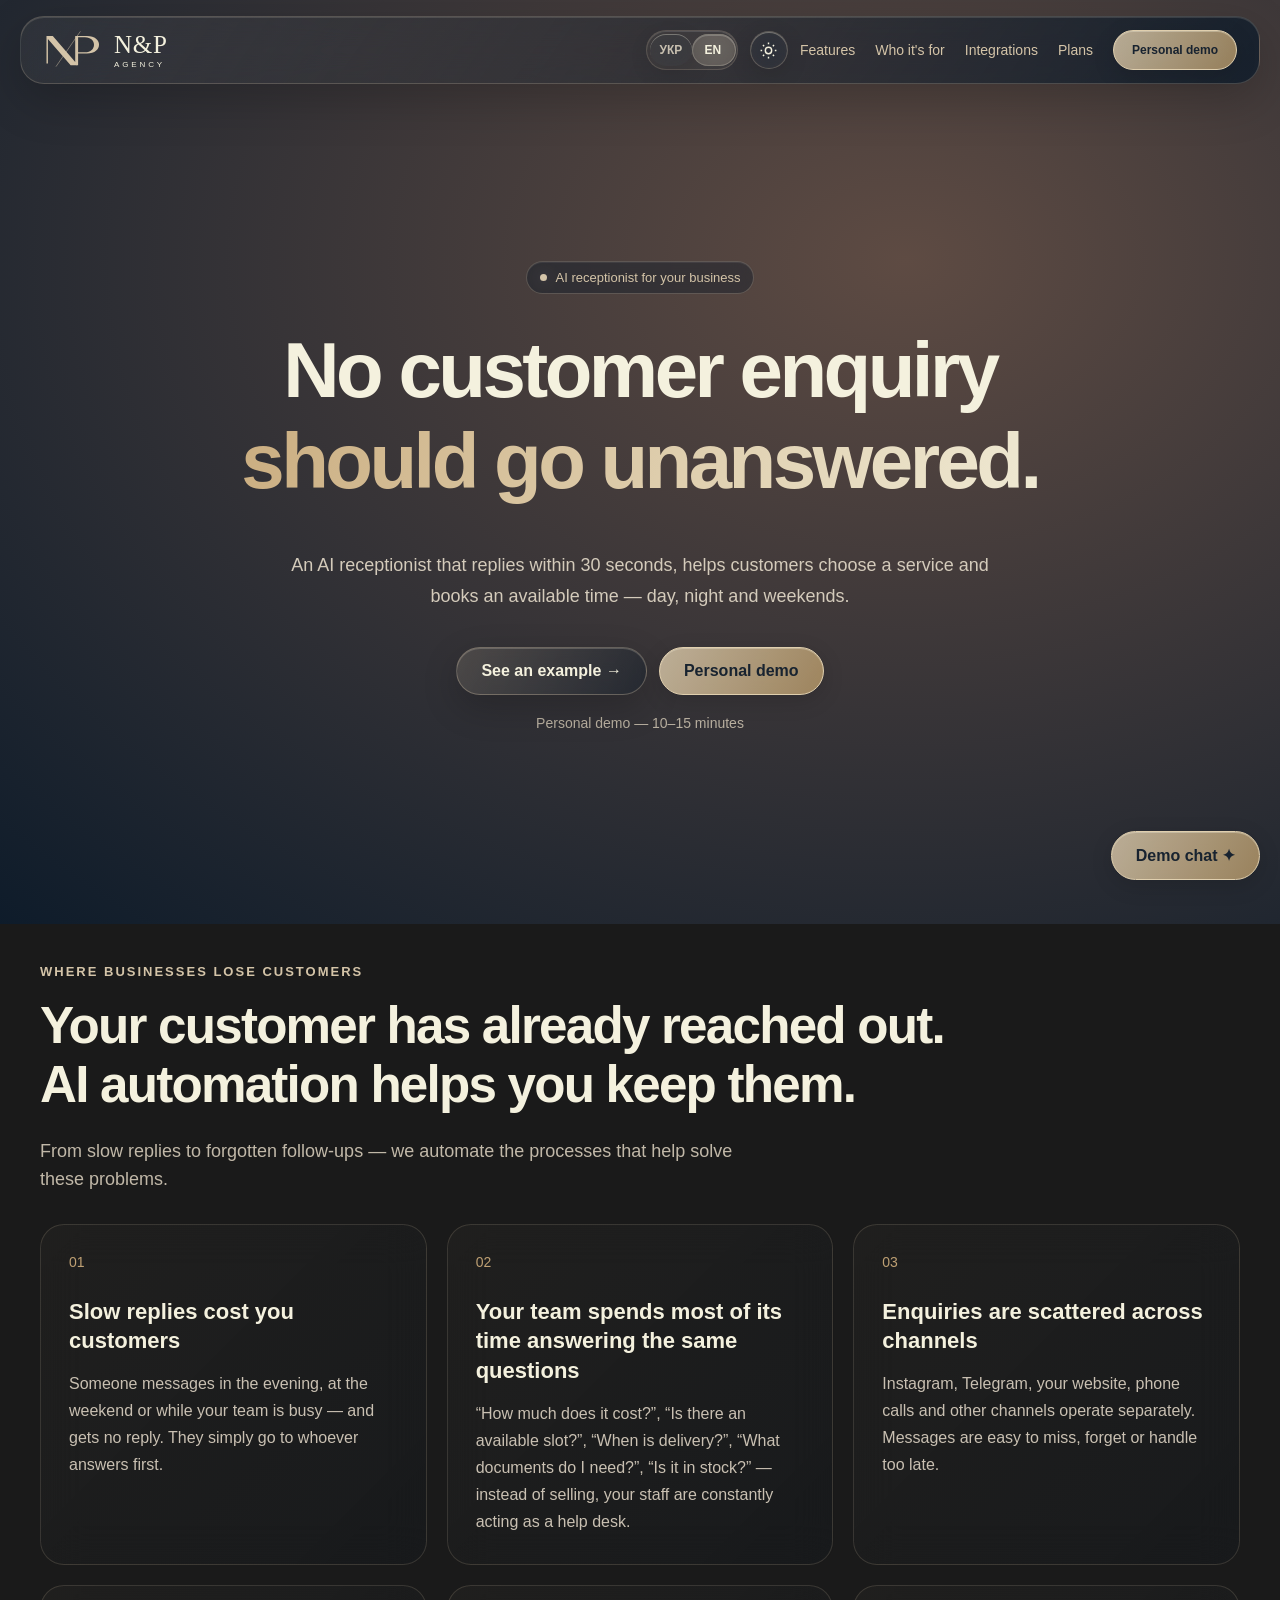
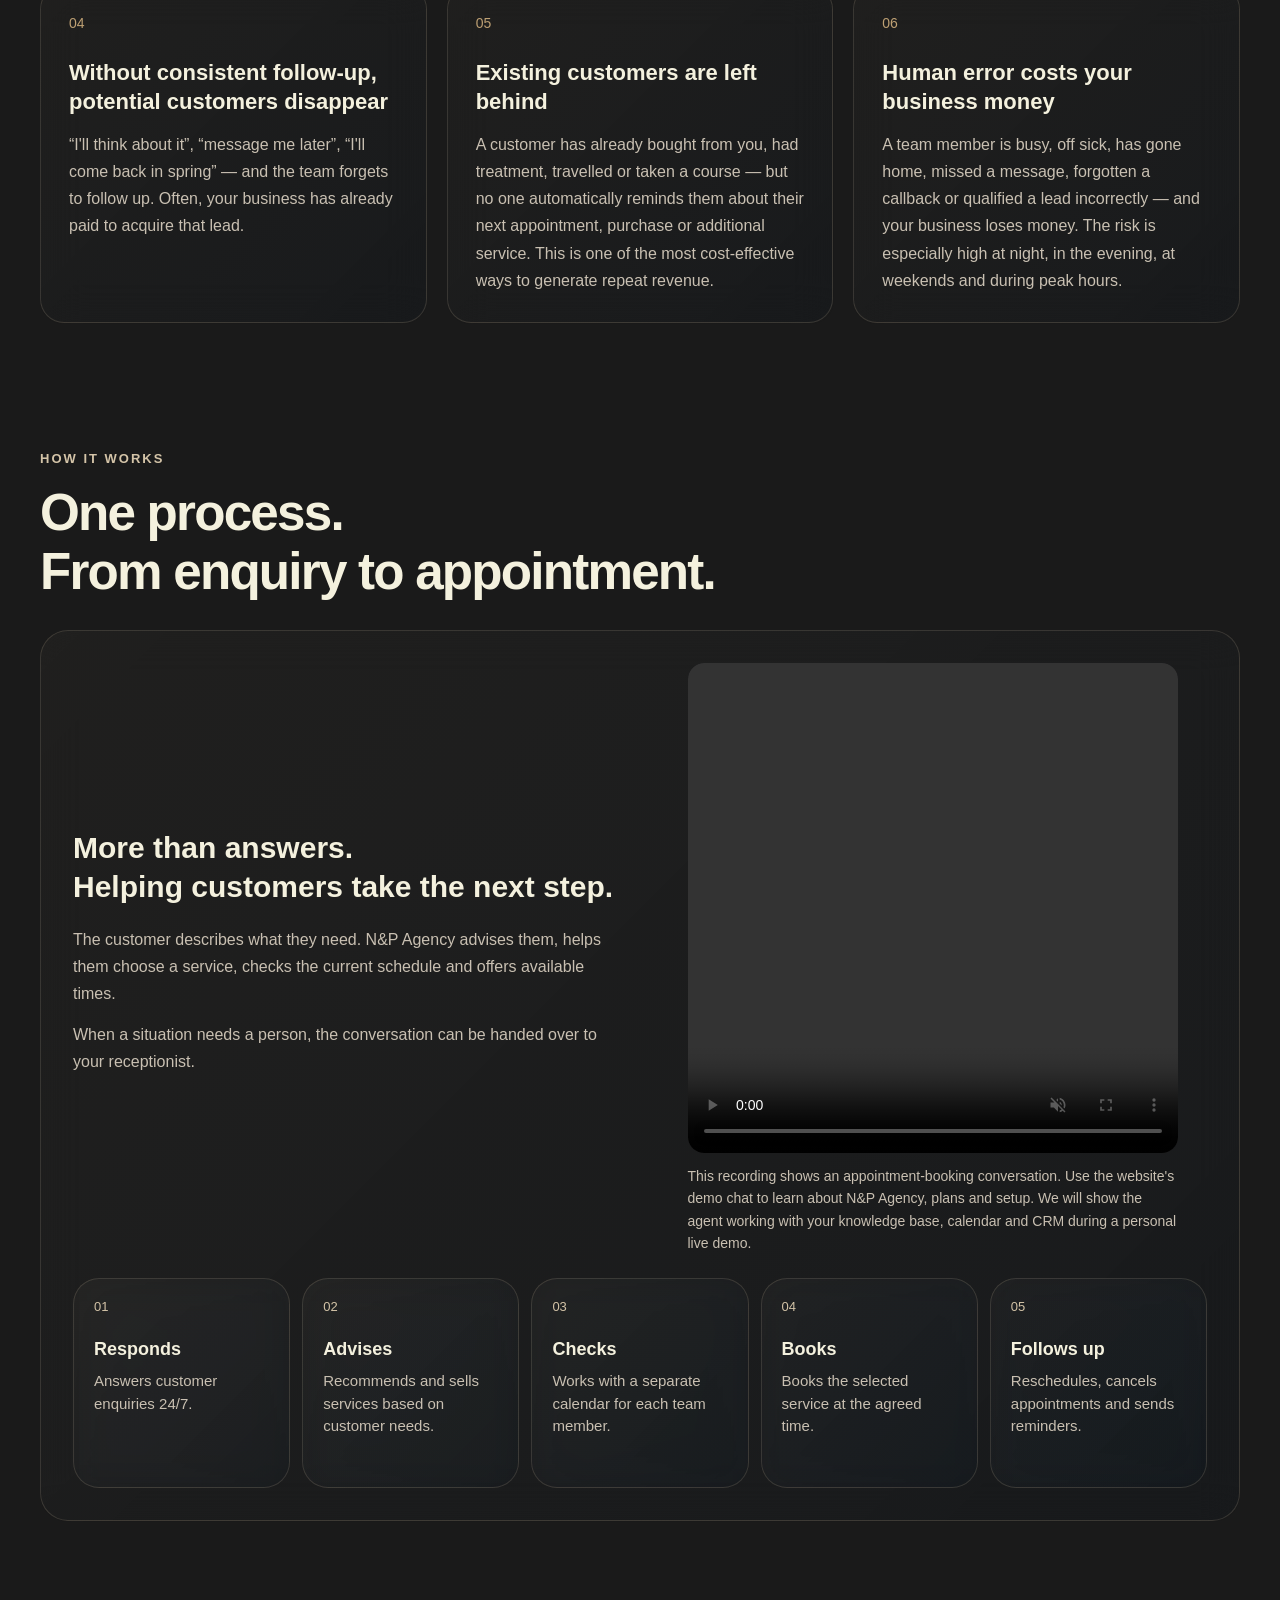
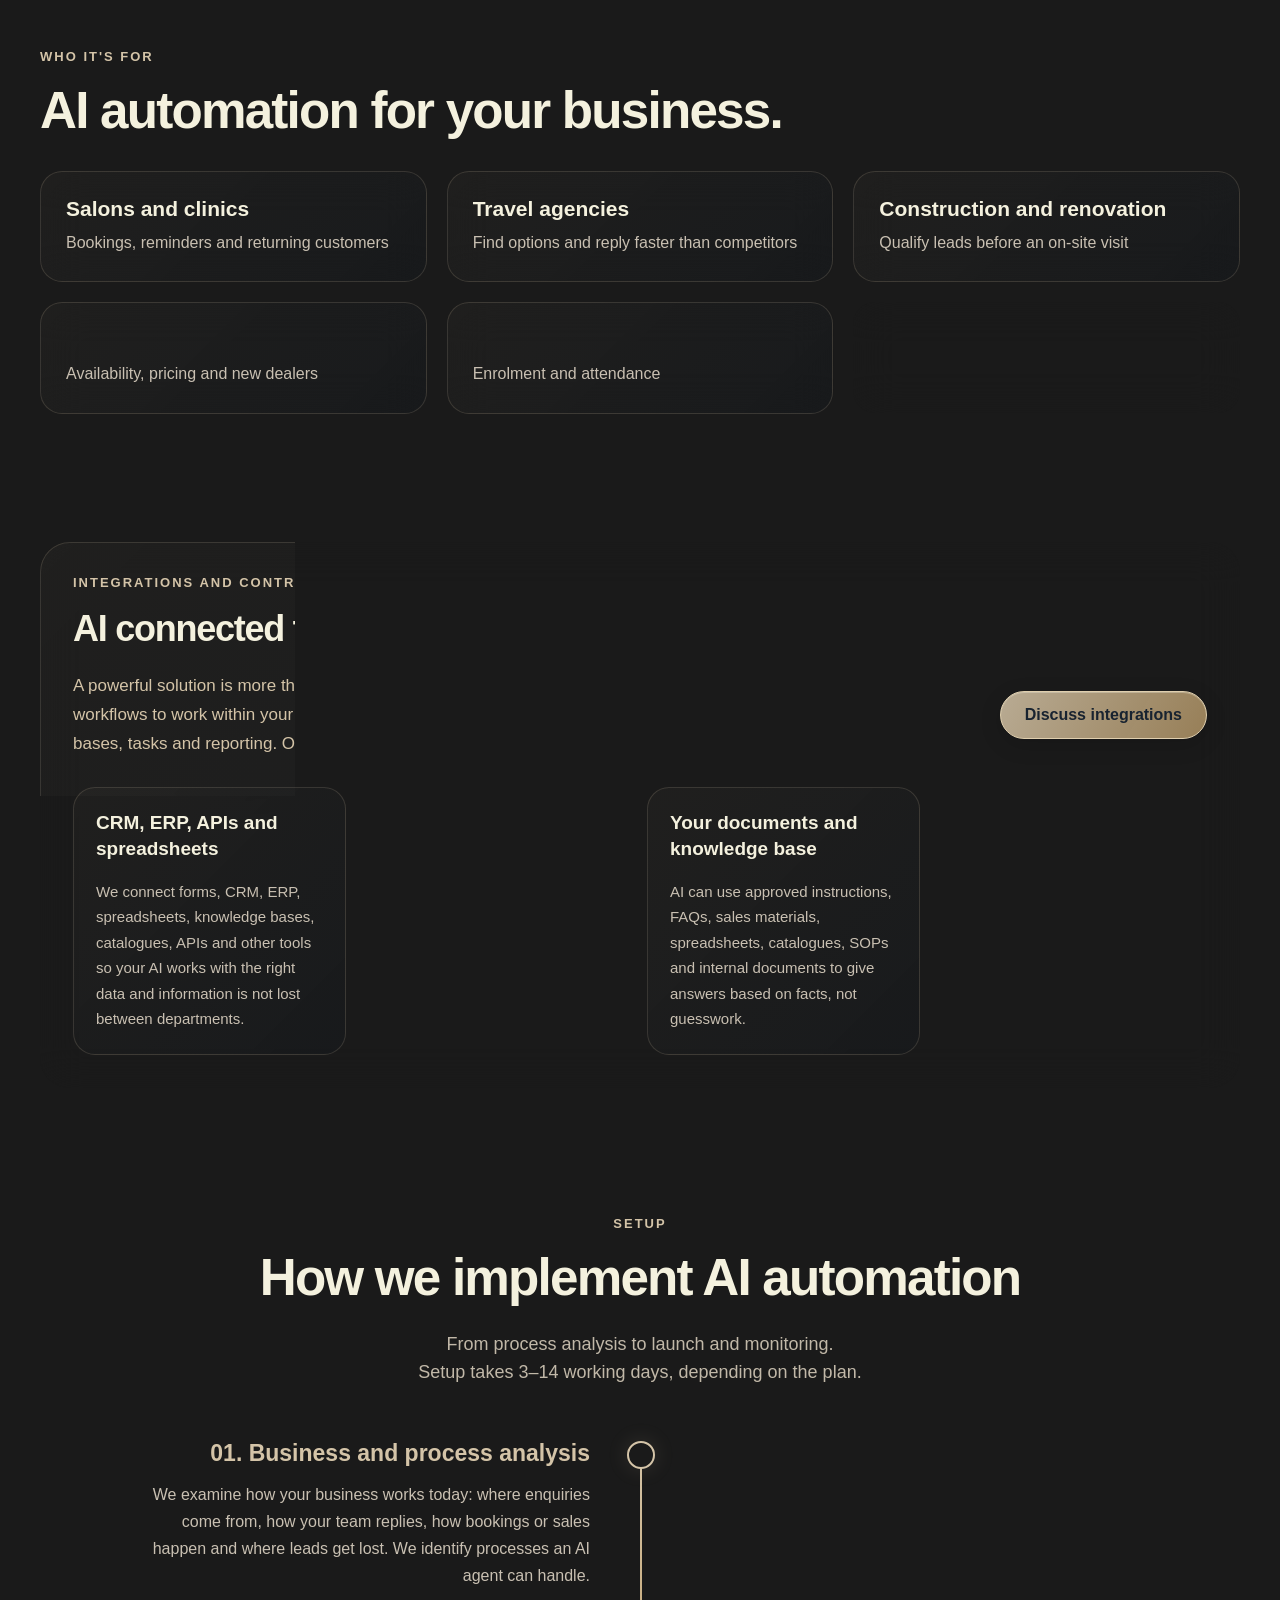
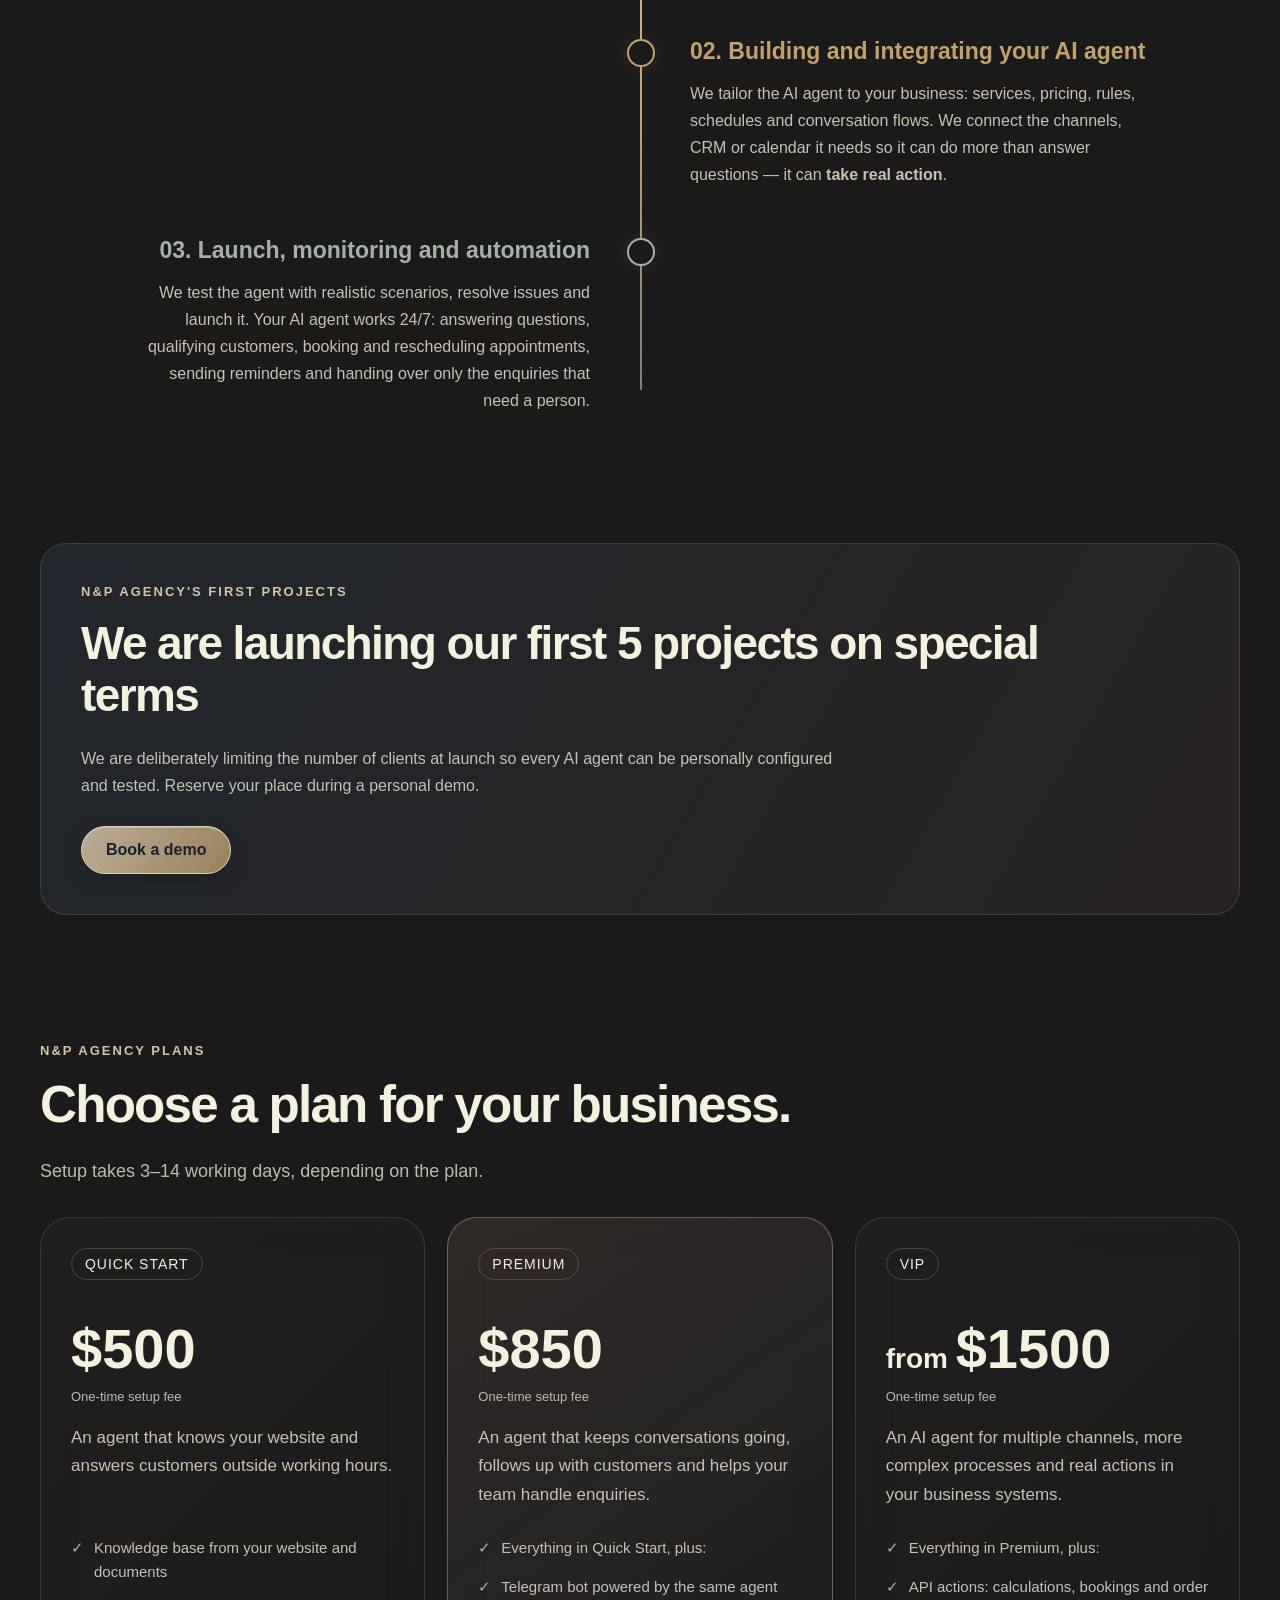
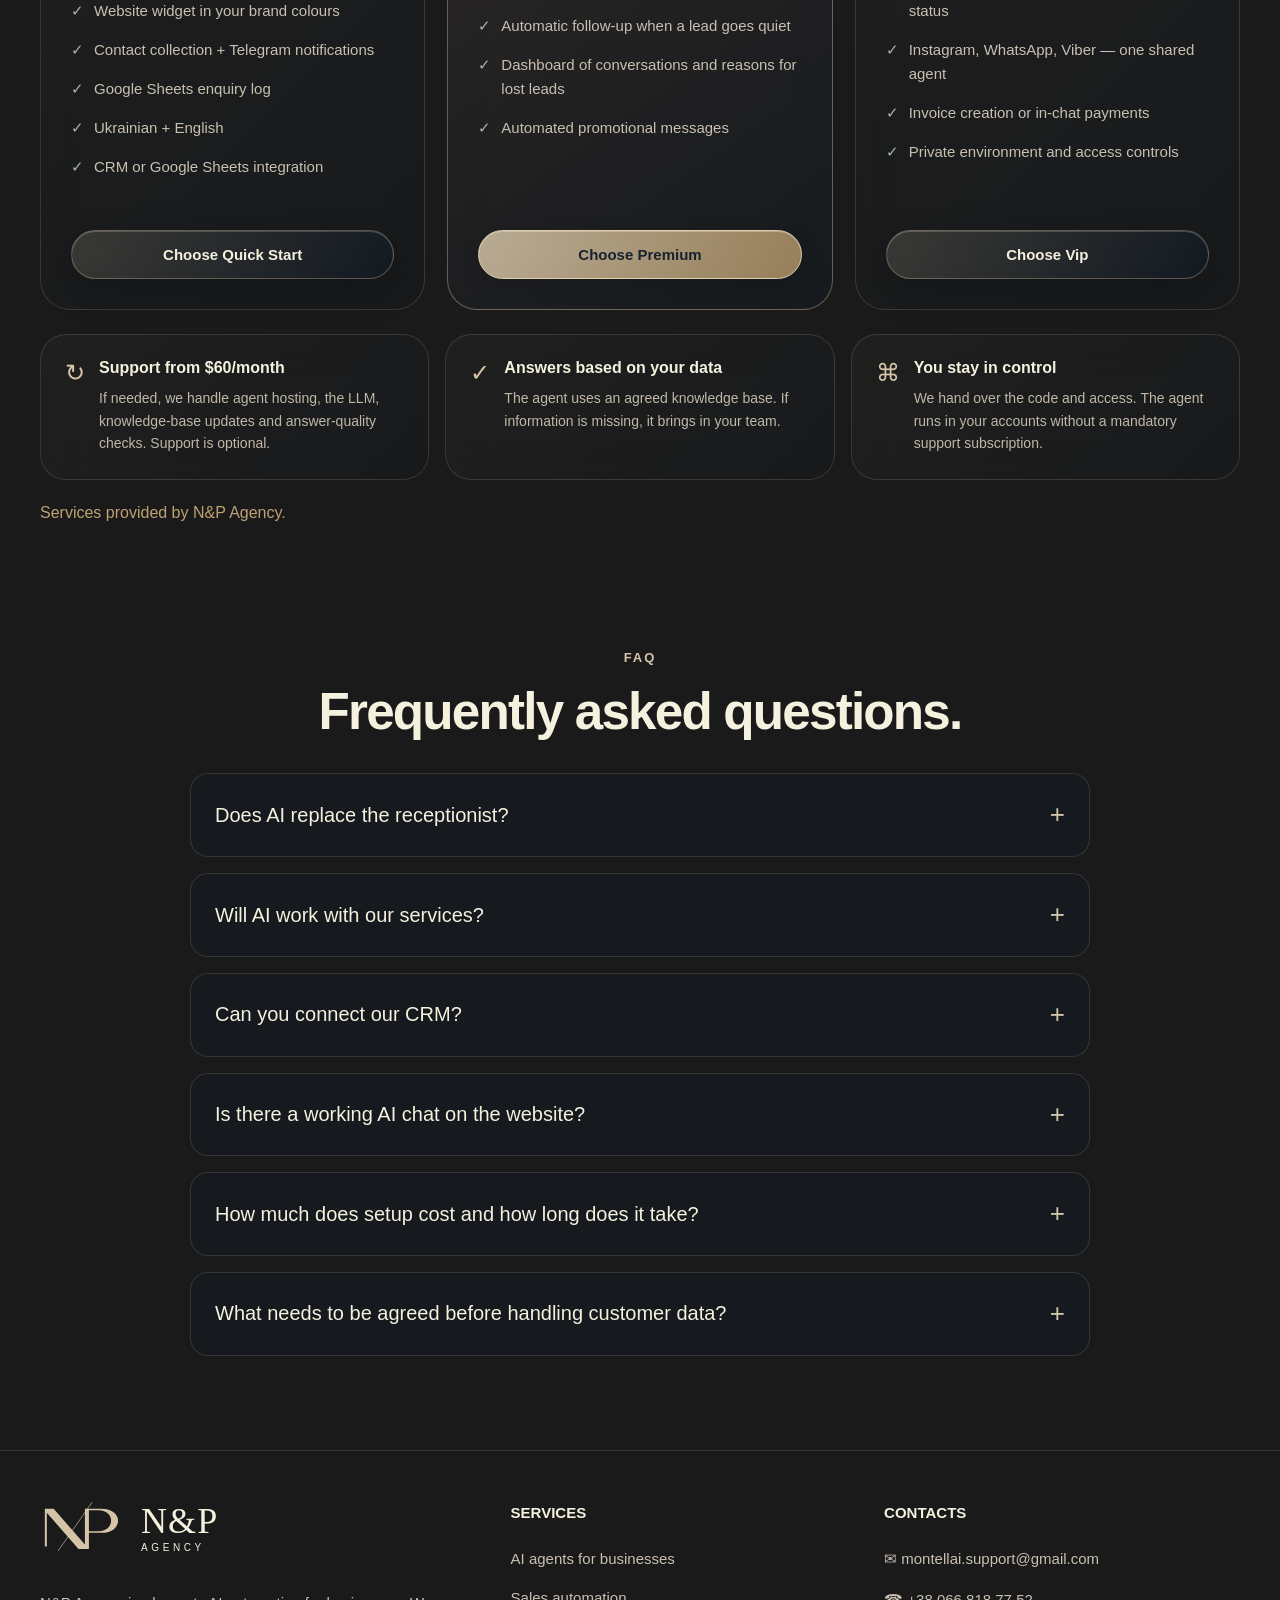
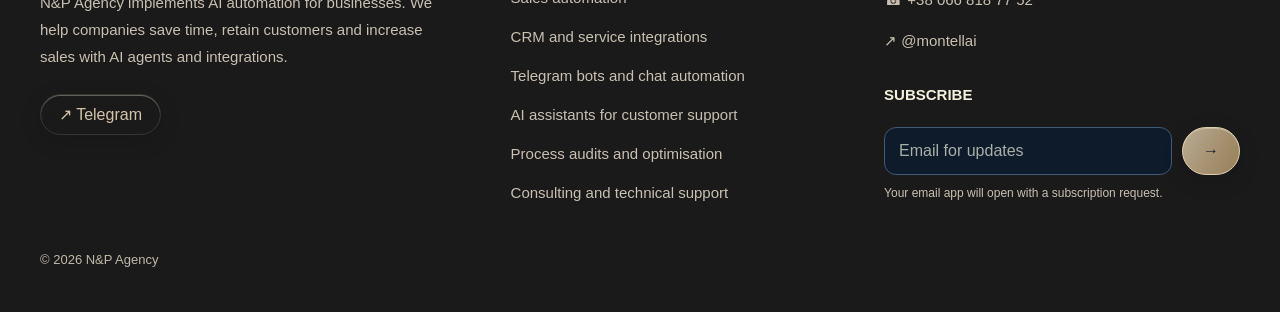
<file: montell-ai/montell-ai/en.html>
<!DOCTYPE html>
<html lang="en">
<head><meta name="theme-color" content="#0d1b2a"><script src="assets/theme.js"></script>
  <meta charset="UTF-8" />
  <meta name="viewport" content="width=device-width, initial-scale=1.0" />
  <title>N&amp;P Agency — AI receptionist for your business</title>

  <meta
    name="description"
    content="N&amp;P Agency automates customer conversations, works with your schedule and helps turn enquiries into appointments, 24/7."
  />

  <!-- Social sharing -->
  <meta property="og:type" content="website" />
  <meta property="og:url" content="https://montell-site.vercel.app/en.html" />
  <meta property="og:title" content="N&amp;P Agency — AI receptionist for your business" />
  <meta property="og:description" content="N&amp;P Agency automates customer conversations, works with your schedule and helps turn enquiries into appointments, 24/7." />
  <meta property="og:image" content="https://montell-site.vercel.app/preview-en-20261006.png" />
  <meta property="og:image:width" content="1672" />
  <meta property="og:image:height" content="941" />
  <meta property="og:image:type" content="image/png" />
  <meta property="og:image:alt" content="N&amp;P Agency — AI receptionist for your business" />
  <meta property="og:locale" content="en_US" />
  <meta name="twitter:card" content="summary_large_image" />
  <meta name="twitter:title" content="N&amp;P Agency — AI receptionist for your business" />
  <meta name="twitter:description" content="N&amp;P Agency automates customer conversations, works with your schedule and helps turn enquiries into appointments, 24/7." />
  <meta name="twitter:image" content="https://montell-site.vercel.app/preview-en-20261006.png" />
  <meta name="twitter:image:alt" content="N&amp;P Agency — AI receptionist for your business" />
  <style>
    :root {
      --bg: #070709;
      --card: rgba(255,255,255,.045);
      --card-hover: rgba(255,255,255,.07);
      --stroke: rgba(255,255,255,.10);

      --text: #f7f7fb;
      --muted: #bfa174;

      --purple: #bfa174;
      --purple2: #d4c4a8;
      --blue: #bfa174;

      --max: 1200px;
    }

    * {
      margin: 0;
      padding: 0;
      box-sizing: border-box;
    }

    html {
      scroll-behavior: smooth;
    }

    body {
      background: var(--bg);
      color: var(--text);
      font-family:
        Inter,
        -apple-system,
        BlinkMacSystemFont,
        "Segoe UI",
        sans-serif;
      overflow-x: hidden;
    }

    a {
      color: inherit;
      text-decoration: none;
    }

    button,
    input {
      font: inherit;
    }

    .container {
      width: min(var(--max), calc(100% - 40px));
      margin: 0 auto;
    }

    /* =========================
       BACKGROUND
    ========================= */

    .page-bg {
      position: fixed;
      inset: 0;
      pointer-events: none;
      overflow: hidden;
      z-index: -10;
    }

    .grid {
      position: absolute;
      inset: 0;

      background-image:
        linear-gradient(rgba(255,255,255,.025) 1px, transparent 1px),
        linear-gradient(90deg, rgba(255,255,255,.025) 1px, transparent 1px);

      background-size: 70px 70px;

      mask-image: linear-gradient(
        to bottom,
        rgba(0,0,0,.8),
        rgba(0,0,0,.2) 70%,
        transparent
      );
    }

    .orb {
      position: absolute;
      border-radius: 50%;
      filter: blur(110px);
      opacity: .45;
      animation: float 10s ease-in-out infinite alternate;
    }

    .orb.one {
      width: 520px;
      height: 520px;
      top: -180px;
      left: 8%;
      background: #bfa174;
    }

    .orb.two {
      width: 620px;
      height: 620px;
      right: -220px;
      top: 220px;
      background: #bfa174;
      animation-delay: -3s;
    }

    .orb.three {
      width: 500px;
      height: 500px;
      left: 35%;
      top: 950px;
      background: #bfa174;
      opacity: .19;
    }

    @keyframes float {
      from {
        transform: translate3d(0,0,0) scale(1);
      }

      to {
        transform: translate3d(60px,40px,0) scale(1.08);
      }
    }

    #particles {
      position: absolute;
      inset: 0;
    }

    /* =========================
       NAV
    ========================= */

    nav {
      position: fixed;
      width: 100%;
      top: 0;
      z-index: 100;

      background: rgba(7,7,10,.65);
      backdrop-filter: blur(20px);

      border-bottom: 1px solid rgba(255,255,255,.07);
    }

    .nav-inner {
      height: 76px;

      display: flex;
      align-items: center;
      justify-content: space-between;
    }

    .logo {
      font-weight: 700;
      font-size: 23px;
      letter-spacing: -1px;
    }

    .logo span {
      color: #d4c4a8;
    }

    .nav-links {
      display: flex;
      align-items: center;
      gap: 30px;

      font-size: 14px;
      color: #bfa174;
    }

    .nav-links a {
      transition: .2s;
    }

    .nav-links a:hover {
      color: white;
    }

    /* =========================
       BUTTONS
    ========================= */

    .button {
      display: inline-flex;
      align-items: center;
      justify-content: center;

      padding: 14px 24px;

      border-radius: 999px;

      background: linear-gradient(
        120deg,
        #bfa174,
        #bfa174
      );

      color: white;
      font-weight: 600;

      border: 1px solid rgba(255,255,255,.2);

      box-shadow:
        0 10px 40px rgba(94,75,67,.25),
        inset 0 1px rgba(255,255,255,.2);

      transition: .25s ease;
    }

    .button:hover {
      transform: translateY(-2px);
      box-shadow:
        0 15px 50px rgba(94,75,67,.4),
        inset 0 1px rgba(255,255,255,.2);
    }

    .button.ghost {
      background: rgba(255,255,255,.045);
      border: 1px solid rgba(255,255,255,.11);
      box-shadow: none;
    }

    /* =========================
       HERO
    ========================= */

    .hero {
      min-height: 100vh;

      display: flex;
      align-items: center;

      padding: 150px 0 100px;

      position: relative;
    }

    .hero-content {
      max-width: 940px;
      margin: auto;
      text-align: center;
    }

    .hero-badge {
      display: inline-flex;
      align-items: center;
      gap: 9px;

      padding: 8px 13px;

      border-radius: 999px;

      background: rgba(255,255,255,.05);
      border: 1px solid rgba(255,255,255,.1);

      color: #d4c4a8;

      font-size: 13px;

      margin-bottom: 28px;
    }

    .pulse {
      width: 7px;
      height: 7px;

      border-radius: 50%;

      background: #d4c4a8;

      box-shadow: 0 0 15px #d4c4a8;
    }

    h1 {
      font-size: clamp(56px, 8vw, 106px);
      line-height: .93;

      letter-spacing: -6px;

      margin-bottom: 30px;
    }

    .gradient {
      background:
        linear-gradient(
          100deg,
          #fff 5%,
          #d4c4a8 45%,
          #d4c4a8 75%,
          #fff 100%
        );

      -webkit-background-clip: text;
      color: transparent;
    }

    .hero-sub {
      max-width: 700px;
      margin: 0 auto 36px;

      color: #bfa174;

      font-size: 20px;
      line-height: 1.55;
    }

    .hero-actions {
      display: flex;
      justify-content: center;
      gap: 12px;
      flex-wrap: wrap;
    }

    .hero-note {
      margin-top: 20px;

      font-size: 13px;

      color: #415a77;
    }

    /* =========================
       METRICS
    ========================= */

    .metrics {
      padding: 10px 0 100px;
    }

    .metrics-grid {
      display: grid;
      grid-template-columns: repeat(4, 1fr);

      border: 1px solid var(--stroke);

      border-radius: 26px;

      overflow: hidden;

      background: rgba(255,255,255,.025);
      backdrop-filter: blur(20px);
    }

    .metric {
      padding: 28px;

      border-right: 1px solid var(--stroke);
    }

    .metric:last-child {
      border-right: none;
    }

    .metric strong {
      display: block;

      font-size: 28px;
      margin-bottom: 7px;
    }

    .metric span {
      color: var(--muted);
      font-size: 14px;
    }

    /* =========================
       SECTIONS
    ========================= */

    section {
      padding: 115px 0;
    }

    .kicker {
      color: #d4c4a8;

      font-size: 13px;
      font-weight: 600;

      text-transform: uppercase;
      letter-spacing: 2px;

      margin-bottom: 18px;
    }

    h2 {
      font-size: clamp(40px,5.5vw,68px);

      line-height: 1;

      letter-spacing: -3px;

      max-width: 820px;

      margin-bottom: 23px;
    }

    .lead {
      color: var(--muted);

      max-width: 700px;

      font-size: 18px;
      line-height: 1.55;

      margin-bottom: 55px;
    }

    /* =========================
       GLASS CARDS
    ========================= */

    .glass {
      background:
        linear-gradient(
          145deg,
          rgba(255,255,255,.07),
          rgba(255,255,255,.025)
        );

      border: 1px solid rgba(255,255,255,.1);

      backdrop-filter: blur(20px);

      border-radius: 26px;
    }

    .problem-grid {
      display: grid;
      grid-template-columns: repeat(3,1fr);
      gap: 16px;
    }

    .problem-card {
      padding: 30px;

      min-height: 300px;

      transition: .25s ease;
    }



    .number {
      color: #bfa174;

      font-size: 13px;

      margin-bottom: 85px;
    }

    .problem-card h3 {
      font-size: 24px;
      letter-spacing: -1px;

      margin-bottom: 12px;
    }

    .problem-card p {
      color: #bfa174;
      line-height: 1.6;
    }

    /* =========================
       AI AGENT SHOWCASE
    ========================= */

    .agent-showcase {
      display: grid;
      grid-template-columns: 1fr 1fr;

      min-height: 550px;

      overflow: hidden;
    }

    .agent-copy {
      padding: 55px;
    }

    .agent-copy h3 {
      font-size: 42px;

      letter-spacing: -2px;

      margin-bottom: 20px;
    }

    .agent-copy p {
      color: #bfa174;

      line-height: 1.6;

      font-size: 17px;
    }

    .chat-side {
      position: relative;

      display: flex;
      align-items: center;
      justify-content: center;

      min-height: 520px;

      border-left: 1px solid var(--stroke);

      background:
        radial-gradient(
          circle at center,
          rgba(110,81,255,.13),
          transparent 60%
        );
    }

    .chat-window {
      width: 85%;

      padding: 20px;

      border-radius: 22px;

      background: rgba(8,8,13,.75);

      border: 1px solid rgba(255,255,255,.1);

      box-shadow: 0 30px 70px rgba(0,0,0,.35);
    }

    .chat-head {
      display: flex;
      gap: 12px;
      align-items: center;

      padding-bottom: 18px;

      border-bottom: 1px solid #1b263b;
    }

    .avatar {
      width: 38px;
      height: 38px;

      display: grid;
      place-items: center;

      border-radius: 12px;

      background:
        linear-gradient(
          135deg,
          #bfa174,
          #bfa174
        );
    }

    .chat-head strong {
      display: block;
      font-size: 14px;
    }

    .chat-head span {
      color: #bfa174;
      font-size: 12px;
    }

    .messages {
      padding-top: 22px;

      display: flex;
      flex-direction: column;
      gap: 14px;
    }

    .message {
      padding: 13px 15px;

      max-width: 84%;

      border-radius: 16px;

      line-height: 1.45;

      font-size: 14px;
    }

    .message.user {
      margin-left: auto;

      background: #bfa174;
    }

    .message.ai {
      background: rgba(255,255,255,.07);

      border: 1px solid rgba(255,255,255,.06);
    }

    /* =========================
       FLOW
    ========================= */

    .flow-grid {
      display: grid;
      grid-template-columns: repeat(5,1fr);
      gap: 12px;
    }

    .flow-card {
      padding: 25px;

      min-height: 230px;
    }

    .flow-card .number {
      margin-bottom: 60px;
      color: #d4c4a8;
    }

    .flow-card strong {
      display: block;

      margin-bottom: 10px;

      font-size: 18px;
    }

    .flow-card span {
      color: #bfa174;

      font-size: 14px;
      line-height: 1.5;
    }

    /* =========================
       INDUSTRIES
    ========================= */

    .industry-list {
      border-top: 1px solid var(--stroke);
    }

    .industry {
      padding: 29px 4px;

      display: flex;
      align-items: center;
      justify-content: space-between;

      border-bottom: 1px solid var(--stroke);

      transition: .2s;
    }

    .industry:hover {
      padding-left: 15px;
    }

    .industry-name {
      font-size: 28px;
      letter-spacing: -1px;
    }

    .industry-arrow {
      color: #d4c4a8;
      font-size: 26px;
    }

    /* =========================
       INTEGRATIONS
    ========================= */

    .integration-grid {
      display: grid;
      grid-template-columns: repeat(3,1fr);

      gap: 14px;
    }

    .integration {
      padding: 25px;

      display: flex;
      align-items: center;

      gap: 15px;
    }

    .integration-icon {
      width: 42px;
      height: 42px;

      display: grid;
      place-items: center;

      border-radius: 12px;

      background: rgba(255,255,255,.06);
    }

    /* =========================
       CTA
    ========================= */

    .cta {
      position: relative;
      overflow: hidden;

      padding: 100px 40px;

      text-align: center;

      border-radius: 36px;

      border: 1px solid rgba(255,255,255,.12);

      background:
        linear-gradient(
          180deg,
          rgba(103,79,255,.16),
          rgba(20,18,33,.42)
        );
    }

    .cta::before {
      content: "";

      position: absolute;

      width: 700px;
      height: 350px;

      top: -280px;
      left: 50%;

      transform: translateX(-50%);

      background: #bfa174;

      filter: blur(120px);

      opacity: .45;
    }

    .cta > * {
      position: relative;
    }

    .cta h2 {
      margin: 0 auto 22px;
    }

    .cta p {
      color: #bfa174;

      max-width: 560px;
      margin: 0 auto 32px;

      font-size: 18px;
    }

    /* =========================
       FAQ
    ========================= */

    .faq {
      max-width: 900px;
    }

    .faq-item {
      border-bottom: 1px solid var(--stroke);
    }

    .faq-q {
      padding: 25px 0;

      display: flex;
      align-items: center;
      justify-content: space-between;

      cursor: pointer;

      font-size: 20px;
    }

    .faq-a {
      max-height: 0;

      overflow: hidden;

      color: #bfa174;

      line-height: 1.6;

      transition: .35s ease;
    }

    .faq-item.active .faq-a {
      max-height: 200px;

      padding-bottom: 25px;
    }

    /* =========================
       FOOTER
    ========================= */

    footer {
      margin-top: 100px;

      padding: 45px 0;

      border-top: 1px solid var(--stroke);
    }

    .footer-inner {
      display: flex;
      align-items: center;
      justify-content: space-between;

      color: #415a77;

      font-size: 14px;
    }

    /* =========================
       RESPONSIVE
    ========================= */

    @media(max-width:900px) {

      .nav-links a:not(.button) {
        display: none;
      }

      .metrics-grid {
        grid-template-columns: 1fr 1fr;
      }

      .metric:nth-child(2) {
        border-right: none;
      }

      .problem-grid {
        grid-template-columns: 1fr;
      }

      .agent-showcase {
        grid-template-columns: 1fr;
      }

      .chat-side {
        border-left: none;
        border-top: 1px solid var(--stroke);
      }

      .flow-grid {
        grid-template-columns: 1fr 1fr;
      }

      .integration-grid {
        grid-template-columns: 1fr 1fr;
      }

      h1 {
        letter-spacing: -4px;
      }

    }

    @media(max-width:600px) {

      .container {
        width: min(var(--max), calc(100% - 28px));
      }

      section {
        padding: 85px 0;
      }

      .hero {
        padding-top: 130px;
      }

      h1 {
        font-size: 55px;
        letter-spacing: -3px;
      }

      .metrics-grid {
        grid-template-columns: 1fr;
      }

      .metric {
        border-right: none;
        border-bottom: 1px solid var(--stroke);
      }

      .flow-grid,
      .integration-grid {
        grid-template-columns: 1fr;
      }

      .agent-copy {
        padding: 32px;
      }

      .industry-name {
        font-size: 21px;
      }

      .footer-inner {
        flex-direction: column;
        align-items: flex-start;
        gap: 12px;
      }

    }
  /* Content and accessibility refinements */ h1 .gradient{display:block;background:linear-gradient(110deg,#d4c4a8,#f7f7fb);background-clip:text;-webkit-background-clip:text;color:transparent}
h1{font-size:clamp(44px,6.2vw,84px);letter-spacing:-.045em} .hero{padding-top:145px;padding-bottom:70px} .hero-content{max-width:1000px}.hero-note{font-size:14px}.metric strong{font-size:clamp(22px,2.5vw,36px)}.video-caption{padding:18px;color:#bfa174;font-size:14px;line-height:1.6}.integration{display:block}.integration h3{font-size:24px;margin-bottom:14px}.integration p{font-size:16px;color:#bfa174;line-height:1.6;margin:16px 0}.status{color:#d4c4a8;font-size:14px}.faq-item summary{padding:24px 0;font-size:20px;cursor:pointer}.faq-item p{color:#bfa174;line-height:1.7;padding-bottom:24px}#brief-form{max-width:650px;margin:30px auto 0;text-align:left;display:grid;gap:20px}label{display:grid;gap:9px;font-size:16px}input,textarea{font:inherit;color:#f7f7fb;background:#0d1b2a;border:1px solid #415a77;border-radius:12px;padding:14px;width:100%}textarea{min-height:110px;resize:vertical}.cta .form-note{font-size:14px;margin:0;line-height:1.6;color:#bfa174}.button{cursor:pointer}a:focus-visible,button:focus-visible,summary:focus-visible,input:focus-visible,textarea:focus-visible{outline:3px solid #d4c4a8;outline-offset:5px}section{scroll-margin-top:85px}@media(max-width:600px){.hero{padding-top:115px}h1{font-size:46px;letter-spacing:-2px}.hero-actions{flex-wrap:wrap}.cta{padding:32px 20px}.integration-grid{grid-template-columns:1fr}}@media(prefers-reduced-motion:reduce){html{scroll-behavior:auto}*,*::before,*::after{animation:none!important;transition:none!important}#particles{display:none}}
.packages{display:grid;grid-template-columns:repeat(3,minmax(0,1fr));gap:24px;margin-top:40px;align-items:stretch}.package{padding:36px;border-radius:24px;min-height:235px;display:flex;flex-direction:column;justify-content:flex-end}.package h3{font-size:28px;margin-bottom:auto;padding-bottom:28px}.package-price{font-size:clamp(40px,5vw,64px);font-weight:750;line-height:1.15;margin:0;color:#f7f7fb}.old-price{font-size:24px;color:#d4c4a8;margin:0 0 8px}.old-price del{text-decoration-thickness:2px}.package-featured{border-color:#d4c4a8;background:linear-gradient(145deg,rgba(94,75,67,.19),rgba(255,255,255,.045))}.provider{margin-top:24px;color:#bfa174;font-size:16px}.sr-only{position:absolute;width:1px;height:1px;padding:0;margin:-1px;overflow:hidden;clip:rect(0,0,0,0);white-space:nowrap;border:0}@media(max-width:700px){.packages{grid-template-columns:1fr}.package{min-height:190px}.package-price{font-size:48px}}

/* Shared frosted-card hover treatment */
.glass{position:relative;isolation:isolate;transition:transform .38s cubic-bezier(.2,.75,.25,1),border-color .38s ease,box-shadow .38s ease;}
.glass::before,.glass::after{content:"";position:absolute;inset:0;border-radius:inherit;pointer-events:none;z-index:-1;opacity:0;transition:opacity .4s ease,transform .6s cubic-bezier(.2,.75,.25,1);}
.glass::before{background:radial-gradient(ellipse at 15% 0%,rgba(212,196,168,.22),transparent 65%);}
.glass::after{inset:1px;background:linear-gradient(115deg,transparent 15%,rgba(255,255,255,.075) 40%,rgba(212,196,168,.11) 48%,transparent 75%);transform:scaleX(.94);}
.glass .number{transition:color .35s ease;}
@media(hover:hover) and (pointer:fine){
 .glass:hover{transform:translateY(-7px);border-color:rgba(212,196,168,.65);box-shadow:0 18px 45px -22px rgba(0,0,0,.8),0 0 30px -14px rgba(94,75,67,.65),inset 0 1px 0 rgba(255,255,255,.1);}
 .glass:hover::before,.glass:hover::after{opacity:1;transform:scaleX(1);}
 .glass:hover .number{color:#d4c4a8;}
 .agent-showcase.glass:hover{transform:translateY(-3px);}
}
.glass:focus-within{border-color:rgba(212,196,168,.65);box-shadow:0 0 0 2px rgba(212,196,168,.16);}
@media(prefers-reduced-motion:reduce){.glass,.glass::before,.glass::after,.glass .number{transition:none!important;}.glass:hover,.agent-showcase.glass:hover{transform:none;}.glass::after{transform:none;}}


/* September content revision */
section{padding:64px 0}h2{font-size:clamp(32px,4vw,52px);line-height:1.15;max-width:1000px;letter-spacing:-.035em}.hero{padding:140px 0 48px}.hero h1{font-size:clamp(42px,6.1vw,78px)}.hero-tagline{font-size:clamp(21px,2.5vw,30px);color:#d4c4a8;margin:22px 0 16px}.hero-sub{font-size:18px;line-height:1.7}.hero-note{font-size:14px}.lead{margin-bottom:28px}.nav-links{gap:22px}.nav-links .button{font-size:14px;padding:13px 20px}.pain-grid,.business-grid{display:grid;grid-template-columns:repeat(3,minmax(0,1fr));gap:20px;margin-top:30px}.pain-card{padding:28px;border-radius:24px}.pain-card h3{font-size:22px;line-height:1.35;margin:26px 0 14px}.pain-card p,.business-card p,.solution-top p,.integration-card p,.timeline p{font-size:16px;line-height:1.7;color:#bfa174}.pain-card .number{font-size:14px}.solution-combined{padding:32px;border-radius:28px;margin-top:28px}.solution-top{display:grid;grid-template-columns:1fr 1fr;gap:36px;align-items:center}.solution-top h3{font-size:30px;line-height:1.3;margin:0 0 20px}.solution-top p{margin:14px 0}.demo-media video{width:100%;aspect-ratio:16/9;display:block;border-radius:16px;background:#0b0b10}.demo-media p{font-size:14px}.solution-combined .flow-grid{margin-top:24px;gap:12px}.solution-combined .flow-card{padding:20px;min-height:210px}.solution-combined .flow-card .number{margin-bottom:25px}.solution-combined .flow-card strong{font-size:18px}.solution-combined .flow-card span{font-size:15px}.business-card{padding:25px;border-radius:22px}.business-card h3{font-size:21px;margin-bottom:8px}.business-card p{margin:0}.integration-panel{padding:32px;border-radius:30px}.integration-panel h2{font-size:36px}.teal-text{color:#52c5d5}.integration-panel .kicker{color:#53d58c}.integration-intro{display:flex;align-items:center;gap:36px;justify-content:space-between;margin:22px 0 28px}.integration-intro p{max-width:770px;color:#d4c4a8;font-size:17px;line-height:1.7}.integration-intro .button{flex-shrink:0}.integration-cards{display:grid;grid-template-columns:repeat(4,minmax(0,1fr));gap:14px}.integration-card{padding:22px;border-radius:22px}.integration-card h3{font-size:19px;line-height:1.4;margin-bottom:16px}.integration-card p{font-size:15px}.center-title{text-align:center}.center-title h2,.center-title .lead{margin-left:auto;margin-right:auto}.center-title .lead{margin-top:20px}.timeline{position:relative;max-width:1020px;margin:50px auto 0}.timeline::before{content:'';position:absolute;left:50%;top:14px;bottom:25px;width:2px;background:linear-gradient(#d4c4a8,#bfa174,#32d58b)}.timeline-step{position:relative;display:grid;grid-template-columns:1fr 1fr;column-gap:100px;padding:0 0 46px}.timeline-step:last-child{padding-bottom:0}.timeline-step>div{grid-column:1;text-align:right}.timeline-step:nth-child(2)>div{grid-column:2;text-align:left}.timeline-step h3{font-size:23px;line-height:1.4;color:#d4c4a8;margin-bottom:12px}.timeline-step:nth-child(2) h3{color:#bfa174}.timeline-step:nth-child(3) h3{color:#42d990}.timeline-dot{position:absolute;left:calc(50% - 13px);top:4px;width:28px;height:28px;border-radius:50%;border:2px solid #d4c4a8;background:#0d1b2a;box-shadow:0 0 22px #bfa17433}.timeline-step:nth-child(2) .timeline-dot{border-color:#bfa174}.timeline-step:nth-child(3) .timeline-dot{border-color:#42d990}.plan-grid{display:grid;grid-template-columns:repeat(3,minmax(0,1fr));gap:22px;margin-top:32px}.plan-card{padding:30px;border-radius:30px;display:flex;flex-direction:column}.plan-label{align-self:flex-start;border:1px solid #ffffff25;border-radius:30px;padding:7px 13px;font-size:14px;letter-spacing:.07em;text-transform:uppercase}.plan-cost{min-height:104px;display:flex;flex-direction:column;justify-content:flex-end;margin:20px 0}.plan-cost strong{font-size:56px;line-height:1.1}.plan-cost del{color:#bfa174;font-size:23px;margin-bottom:6px}.plan-description{font-size:17px;line-height:1.65;color:#d4c4a8;min-height:90px}.plan-card ul{list-style:none;padding:0;margin:22px 0 36px;flex:1}.plan-card li{position:relative;padding-left:23px;margin-bottom:15px;font-size:15px;line-height:1.6;color:#d4c4a8}.plan-card li::before{content:'✓';position:absolute;left:0;color:#45d6b0}.plan-card .button{width:100%;justify-content:center;font-size:15px;padding:15px}.plan-accent{background:linear-gradient(145deg,#bfa17427,#ffffff06);border-color:#d4c4a855}.solution-combined:hover,.integration-panel:hover{transform:none!important}.solution-combined::after,.integration-panel::after{display:none}footer{margin-top:30px}dialog{background:#0d1b2a;color:#fff;border:1px solid #d4c4a8;border-radius:24px;padding:32px;max-width:440px;width:calc(100% - 32px);margin:auto}dialog::backdrop{background:#0009}dialog h3{margin-bottom:16px}dialog p{line-height:1.6;margin-bottom:22px}
@media(max-width:1000px){.pain-grid{grid-template-columns:repeat(2,minmax(0,1fr))}.integration-cards{grid-template-columns:repeat(2,minmax(0,1fr))}.integration-intro{align-items:flex-start;flex-direction:column}.solution-combined .flow-grid{grid-template-columns:repeat(3,minmax(0,1fr))}.plan-card{padding:23px}.nav-links a:not(.button){display:none}}
@media(max-width:700px){section{padding:40px 0}.hero{padding-top:115px}.hero h1{font-size:44px}.hero-actions{flex-direction:column;align-items:stretch}.hero-actions .button{justify-content:center}.nav-links .button{font-size:12px;padding:11px 12px}.logo{font-size:24px}.pain-grid,.business-grid,.plan-grid,.solution-top{grid-template-columns:1fr}.integration-cards{grid-template-columns:1fr}.solution-combined,.integration-panel{padding:20px}.solution-combined .flow-grid{grid-template-columns:1fr}.flow-card{min-height:0!important}.integration-panel h2{font-size:30px}.timeline::before{left:13px}.timeline-step{display:block;padding:0 0 34px 52px}.timeline-step>div,.timeline-step:nth-child(2)>div{text-align:left}.timeline-dot{left:0}.timeline-step h3{font-size:21px}.plan-cost{min-height:0}.plan-description{min-height:0}.plan-card{padding:28px}.pain-card{padding:25px}}


/* Match the new chat video proportions. */
.solution-top{grid-template-columns:minmax(0,.85fr) minmax(0,1.15fr);gap:36px;align-items:center}.solution-top>div{min-width:0}.demo-media{width:100%;max-width:620px;justify-self:center}.demo-media video{width:100%;height:auto;aspect-ratio:1440/1440;object-fit:contain;display:block}.demo-media p{line-height:1.6;margin:12px 0 0}@media(max-width:850px){.solution-top{grid-template-columns:1fr;gap:24px}.demo-media{max-width:620px}}
/* September refinements */
.integration-panel .kicker,.teal-text{color:var(--purple2)!important}.solution-top{grid-template-columns:1fr 1fr}.demo-media{max-width:490px}.one-time{display:block;font-size:13px;color:var(--muted);margin-top:10px}.plan-cost small{font-size:.5em}.early-projects{padding:40px;background:linear-gradient(120deg,rgba(94,75,67,.16),rgba(65,90,119,.05))}.early-projects h2{font-size:clamp(30px,4vw,46px);line-height:1.15}.early-projects p{max-width:780px;color:#d4c4a8;line-height:1.7;margin:20px 0 26px}.assurance-grid{display:grid;grid-template-columns:repeat(3,minmax(0,1fr));gap:16px;margin-top:24px}.assurance-grid article{padding:24px;display:flex;gap:14px}.assurance-grid article>span{color:var(--purple2);font-size:24px}.assurance-grid h3{font-size:16px;margin-bottom:10px}.assurance-grid p{font-size:14px;line-height:1.6;color:var(--muted)}.footer-grid{display:grid;grid-template-columns:1.3fr 1fr 1.1fr;gap:50px}.footer-grid .logo{font-size:36px}.footer-grid p,.footer-grid li,.footer-grid address{font-size:15px;line-height:1.8;color:#bfa174}.footer-grid p{margin:24px 0}.footer-grid h3{text-transform:uppercase;font-size:15px;margin:8px 0 24px}.footer-grid ul{list-style:none;display:grid;gap:12px}.footer-grid address{font-style:normal;display:grid;gap:14px;overflow-wrap:anywhere}.social-link{display:inline-block;border:1px solid var(--stroke);padding:10px 18px;border-radius:30px;color:var(--purple2)}.subscribe-title{margin-top:32px!important}.subscribe-row{display:flex;gap:10px}.subscribe-row input{min-width:0}.subscribe-row button{padding:12px 20px}.footer-grid .subscribe-note{font-size:12px;margin:8px 0}.copyright{color:var(--muted);font-size:13px;margin-top:40px}.sr-only{position:absolute;width:1px;height:1px;overflow:hidden;clip-path:inset(50%)}.faq-item summary{list-style:none;display:flex;align-items:center;justify-content:space-between;gap:20px}.faq-item summary::-webkit-details-marker{display:none}.faq-item summary::after{content:'+';color:var(--purple2);font-size:26px;transition:transform .3s}.faq-item[open] summary::after{transform:rotate(45deg)}.faq-item{overflow:hidden}.faq-content p{padding-right:24px}
@media(max-width:850px){.solution-top{grid-template-columns:1fr}.assurance-grid{grid-template-columns:1fr}.footer-grid{grid-template-columns:1fr 1fr}.footer-grid>div:first-child{grid-column:1/-1}}@media(max-width:560px){.footer-grid{grid-template-columns:1fr;gap:28px}.early-projects{padding:26px}.demo-media{max-width:420px}}
.widget{color-scheme:dark}.widget-msg{flex-shrink:0;font-weight:400}.widget-msg span{font-weight:400}.widget-log{scrollbar-width:thin;scrollbar-color:#415a77 #0d1b2a}/* Soft, staggered text entrances on scroll. */
.scroll-reveal{transition:opacity 850ms cubic-bezier(.22,1,.36,1) var(--reveal-delay,0ms),translate 850ms cubic-bezier(.22,1,.36,1) var(--reveal-delay,0ms),filter 850ms cubic-bezier(.22,1,.36,1) var(--reveal-delay,0ms)}
.reveal-pending{opacity:0;translate:0 28px;filter:blur(4px)}
@media(prefers-reduced-motion:reduce){.scroll-reveal{transition:none!important;opacity:1!important;translate:none!important;filter:none!important}}
@media print{.scroll-reveal{opacity:1!important;translate:none!important;filter:none!important}}
</style>
<link rel="canonical" href="https://montell-site.vercel.app/en.html"><link rel="alternate" hreflang="uk" href="https://montell-site.vercel.app/"><link rel="alternate" hreflang="en" href="https://montell-site.vercel.app/en.html"><link rel="alternate" hreflang="x-default" href="https://montell-site.vercel.app/">
<style>.language-switch{display:flex;align-items:center;gap:3px;border:1px solid var(--stroke);border-radius:999px;padding:3px;flex-shrink:0;margin-left:auto;margin-right:16px}.language-switch a{font-size:12px;font-weight:600;line-height:1;padding:10px;border-radius:999px;color:var(--muted)}.language-switch a[aria-current]{background:#bfa17433;color:#fff}.language-switch a:focus-visible{outline:2px solid var(--purple2);outline-offset:2px}.nav-inner{gap:12px}html[lang=en] .hero h1{letter-spacing:-.045em}@media(max-width:600px){.nav-inner{gap:8px}.language-switch{margin-right:0}.nav-links .button{font-size:11px;padding:10px 12px;max-width:130px;text-align:center}.logo{font-size:19px}.language-switch a{padding:9px 7px}}@media(max-width:380px){.nav-links .button{max-width:100px;font-size:10px}.nav-inner{gap:5px}.language-switch{padding:2px}}
</style><script src="language.js"></script><link rel="stylesheet" href="assets/effects.css"><link rel="stylesheet" href="assets/themes.css"><link rel="stylesheet" href="assets/brand.css"><link rel="icon" type="image/svg+xml" href="assets/favicon.svg"><link rel="icon" type="image/png" sizes="32x32" href="assets/favicon-32.png"><link rel="apple-touch-icon" sizes="180x180" href="assets/apple-touch-icon.png"></head>

<body><div id="shader-background" aria-hidden="true"></div><div class="page-bg"><div class="grid"></div><div class="orb one"></div><div class="orb two"></div><div class="orb three"></div></div>
<nav><div class="container nav-inner"><a href="#" class="logo"><img class="brand-mark brand-mark-gold" src="assets/np-mark-gold.svg" alt=""><img class="brand-mark brand-mark-ink" src="assets/np-mark-ink.svg" alt=""><span class="brand-wordmark" aria-hidden="true"><b>N&amp;P</b><small>AGENCY</small></span><span class="sr-only">N&amp;P Agency</span></a><div class="language-switch" role="group" aria-label="Website language"><a href="/?lang=uk" lang="uk" hreflang="uk" >УКР</a><a href="/en.html?lang=en" lang="en" hreflang="en" aria-current="page">EN</a></div><button class="theme-toggle" type="button" aria-label="Switch to light theme">☼</button><div class="nav-links"><a href="#solution">Features</a><a href="#business">Who it's for</a><a href="#integrations">Integrations</a><a href="#terms">Plans</a><a class="button telegram-link" href="https://t.me/montellai" target="_blank" rel="noopener noreferrer">Personal demo</a></div></div></nav>
<main><section class="hero"><div class="container"><div class="hero-content"><div class="hero-badge"><span class="pulse"></span>AI receptionist for your business</div><h1>No customer enquiry<br><span class="gradient">should go unanswered.</span></h1><p class="hero-sub">An AI receptionist that replies within 30 seconds, helps customers choose a service and books an available time — day, night and weekends.</p><div class="hero-actions"><a class="button ghost" href="#solution">See an example →</a><a class="button telegram-link" href="https://t.me/montellai" target="_blank" rel="noopener noreferrer">Personal demo</a></div><div class="hero-note">Personal demo — 10–15 minutes</div></div></div></section>
<section id="problems"><div class="container"><div class="kicker">Where businesses lose customers</div><h2>Your customer has already reached out.<br>AI automation helps you keep them.</h2><p class="lead">From slow replies to forgotten follow-ups — we automate the processes that help solve these problems.</p><div class="pain-grid"><article class="glass pain-card"><span class="number">01</span><h3>Slow replies cost you customers</h3><p>Someone messages in the evening, at the weekend or while your team is busy — and gets no reply. They simply go to whoever answers first.</p></article><article class="glass pain-card"><span class="number">02</span><h3>Your team spends most of its time answering the same questions</h3><p>“How much does it cost?”, “Is there an available slot?”, “When is delivery?”, “What documents do I need?”, “Is it in stock?” — instead of selling, your staff are constantly acting as a help desk.</p></article><article class="glass pain-card"><span class="number">03</span><h3>Enquiries are scattered across channels</h3><p>Instagram, Telegram, your website, phone calls and other channels operate separately. Messages are easy to miss, forget or handle too late.</p></article><article class="glass pain-card"><span class="number">04</span><h3>Without consistent follow-up, potential customers disappear</h3><p>“I'll think about it”, “message me later”, “I'll come back in spring” — and the team forgets to follow up. Often, your business has already paid to acquire that lead.</p></article><article class="glass pain-card"><span class="number">05</span><h3>Existing customers are left behind</h3><p>A customer has already bought from you, had treatment, travelled or taken a course — but no one automatically reminds them about their next appointment, purchase or additional service. This is one of the most cost-effective ways to generate repeat revenue.</p></article><article class="glass pain-card"><span class="number">06</span><h3>Human error costs your business money</h3><p>A team member is busy, off sick, has gone home, missed a message, forgotten a callback or qualified a lead incorrectly — and your business loses money. The risk is especially high at night, in the evening, at weekends and during peak hours.</p></article></div></div></section>
<section id="solution"><div class="container"><div class="kicker">How it works</div><h2>One process.<br>From enquiry to appointment.</h2><div class="solution-combined glass"><div class="solution-top"><div><h3>More than answers.<br>Helping customers take the next step.</h3><p>The customer describes what they need. N&amp;P Agency advises them, helps them choose a service, checks the current schedule and offers available times.</p><p>When a situation needs a person, the conversation can be handed over to your receptionist.</p></div><div class="demo-media"><video controls autoplay loop muted playsinline preload="auto" src="demo_eng.mp4" width="1440" height="1440" aria-label="N&amp;P Agency conversation example"></video><p>This recording shows an appointment-booking conversation. Use the website's demo chat to learn about N&amp;P Agency, plans and setup. We will show the agent working with your knowledge base, calendar and CRM during a personal live demo.</p></div></div><div class="flow-grid"><article class="flow-card glass"><div class="number">01</div><strong>Responds</strong><span>Answers customer enquiries 24/7.</span></article><article class="flow-card glass"><div class="number">02</div><strong>Advises</strong><span>Recommends and sells services based on customer needs.</span></article><article class="flow-card glass"><div class="number">03</div><strong>Checks</strong><span>Works with a separate calendar for each team member.</span></article><article class="flow-card glass"><div class="number">04</div><strong>Books</strong><span>Books the selected service at the agreed time.</span></article><article class="flow-card glass"><div class="number">05</div><strong>Follows up</strong><span>Reschedules, cancels appointments and sends reminders.</span></article></div></div></div></section>
<section id="business"><div class="container"><div class="kicker">Who it's for</div><h2>AI automation for your business.</h2><div class="business-grid"><article class="glass business-card"><h3>Salons and clinics</h3><p>Bookings, reminders and returning customers</p></article><article class="glass business-card"><h3>Travel agencies</h3><p>Find options and reply faster than competitors</p></article><article class="glass business-card"><h3>Construction and renovation</h3><p>Qualify leads before an on-site visit</p></article><article class="glass business-card"><h3>Wholesale and distribution</h3><p>Availability, pricing and new dealers</p></article><article class="glass business-card"><h3>Courses and schools</h3><p>Enrolment and attendance</p></article><article class="glass business-card"><h3>Lawyers and accountants</h3><p>Initial intake without taking up a partner's time</p></article></div></div></section>
<section id="integrations"><div class="container"><div class="integration-panel glass"><div class="kicker">Integrations and control</div><h2>AI connected to <span class="teal-text">your real business operations</span></h2><div class="integration-intro"><p>A powerful solution is more than a chat box in the corner of your website. We design AI agents and workflows to work within your processes: CRM, ERP, email, messaging, spreadsheets, knowledge bases, tasks and reporting. Otherwise, it is just an expensive toy.</p><a class="button telegram-link" href="https://t.me/montellai" target="_blank" rel="noopener noreferrer">Discuss integrations</a></div><div class="integration-cards"><article class="glass integration-card"><h3>CRM, ERP, APIs and spreadsheets</h3><p>We connect forms, CRM, ERP, spreadsheets, knowledge bases, catalogues, APIs and other tools so your AI works with the right data and information is not lost between departments.</p></article><article class="glass integration-card"><h3>Email, messaging and your website</h3><p>We work with the channels your customers actually use: your website, email, messengers, enquiries, quizzes, forms, AI replies, reminders and follow-up workflows.</p></article><article class="glass integration-card"><h3>Your documents and knowledge base</h3><p>AI can use approved instructions, FAQs, sales materials, spreadsheets, catalogues, SOPs and internal documents to give answers based on facts, not guesswork.</p></article><article class="glass integration-card"><h3>Private environments and access</h3><p>For businesses handling sensitive information, we design access controls, data-use rules, activity logs and architecture around the company's security requirements.</p></article></div></div></div></section>
<section id="start"><div class="container"><div class="center-title"><div class="kicker">Setup</div><h2>How we implement AI automation</h2><p class="lead">From process analysis to launch and monitoring.<br>Setup takes 3–14 working days, depending on the plan.</p></div><div class="timeline"><article class="timeline-step"><span class="timeline-dot" aria-hidden="true"></span><div><h3>01. Business and process analysis</h3><p>We examine how your business works today: where enquiries come from, how your team replies, how bookings or sales happen and where leads get lost. We identify processes an AI agent can handle.</p></div></article><article class="timeline-step"><span class="timeline-dot" aria-hidden="true"></span><div><h3>02. Building and integrating your AI agent</h3><p>We tailor the AI agent to your business: services, pricing, rules, schedules and conversation flows. We connect the channels, CRM or calendar it needs so it can do more than answer questions — it can <strong>take real action</strong>.</p></div></article><article class="timeline-step"><span class="timeline-dot" aria-hidden="true"></span><div><h3>03. Launch, monitoring and automation</h3><p>We test the agent with realistic scenarios, resolve issues and launch it. Your AI agent works 24/7: answering questions, qualifying customers, booking and rescheduling appointments, sending reminders and handing over only the enquiries that need a person.</p></div></article></div></div></section>
<section id="early-projects"><div class="container"><div class="glass early-projects"><div class="kicker">N&amp;P Agency's first projects</div><h2>We are launching our first 5 projects on special terms</h2><p>We are deliberately limiting the number of clients at launch so every AI agent can be personally configured and tested. Reserve your place during a personal demo.</p><a class="button" href="https://t.me/montellai" target="_blank" rel="noopener noreferrer">Book a demo</a></div></div></section><section id="terms"><div class="container"><div class="kicker">N&amp;P Agency plans</div><h2>Choose a plan for your business.</h2><p class="lead">Setup takes 3–14 working days, depending on the plan.</p><div class="plan-grid"><article class="glass plan-card "><span class="plan-label">Quick Start</span><div class="plan-cost"><strong>$500</strong><span class="one-time">One-time setup fee</span></div><p class="plan-description">An agent that knows your website and answers customers outside working hours.</p><ul><li>Knowledge base from your website and documents</li><li>Website widget in your brand colours</li><li>Contact collection + Telegram notifications</li><li>Google Sheets enquiry log</li><li>Ukrainian + English</li><li>CRM or Google Sheets integration</li></ul><a class="button ghost telegram-link" href="https://t.me/montellai" target="_blank" rel="noopener noreferrer">Choose Quick Start</a></article><article class="glass plan-card plan-accent"><span class="plan-label">Premium</span><div class="plan-cost"><strong>$850</strong><span class="one-time">One-time setup fee</span></div><p class="plan-description">An agent that keeps conversations going, follows up with customers and helps your team handle enquiries.</p><ul><li>Everything in Quick Start, plus:</li><li>Telegram bot powered by the same agent</li><li>Automatic follow-up when a lead goes quiet</li><li>Dashboard of conversations and reasons for lost leads</li><li>Automated promotional messages</li></ul><a class="button telegram-link" href="https://t.me/montellai" target="_blank" rel="noopener noreferrer">Choose Premium</a></article><article class="glass plan-card "><span class="plan-label">Vip</span><div class="plan-cost"><strong><small>from </small>$1500</strong><span class="one-time">One-time setup fee</span></div><p class="plan-description">An AI agent for multiple channels, more complex processes and real actions in your business systems.</p><ul><li>Everything in Premium, plus:</li><li>API actions: calculations, bookings and order status</li><li>Instagram, WhatsApp, Viber — one shared agent</li><li>Invoice creation or in-chat payments</li><li>Private environment and access controls</li></ul><a class="button ghost telegram-link" href="https://t.me/montellai" target="_blank" rel="noopener noreferrer">Choose Vip</a></article></div><div class="assurance-grid"><article class="glass"><span aria-hidden="true">↻</span><div><h3>Support from $60/month</h3><p>If needed, we handle agent hosting, the LLM, knowledge-base updates and answer-quality checks. Support is optional.</p></div></article><article class="glass"><span aria-hidden="true">✓</span><div><h3>Answers based on your data</h3><p>The agent uses an agreed knowledge base. If information is missing, it brings in your team.</p></div></article><article class="glass"><span aria-hidden="true">⌘</span><div><h3>You stay in control</h3><p>We hand over the code and access. The agent runs in your accounts without a mandatory support subscription.</p></div></article></div><p class="provider">Services provided by N&amp;P Agency.</p></div></section><section id="faq">

  <div class="container">

    <div class="kicker">
      FAQ
    </div>

    <h2>
      Frequently asked questions.
    </h2>

    <div class="faq"><details class="faq-item"><summary>Does AI replace the receptionist?</summary><p>N&amp;P Agency helps with repetitive enquiries. When a situation needs a person, the conversation can be handed over to your receptionist.</p></details><details class="faq-item"><summary>Will AI work with our services?</summary><p>The knowledge base, services, prices, specialists, appointment lengths and booking rules are configured for each business.</p></details><details class="faq-item"><summary>Can you connect our CRM?</summary><p>That depends on its API. Before setup, we need to check access to the schedule and support for creating, rescheduling and cancelling appointments.</p></details><details class="faq-item"><summary>Is there a working AI chat on the website?</summary><p>The website has a demo chat with answers about N&amp;P Agency services, plans and setup. It currently uses prepared scenarios and does not create real bookings. We connect the production AI agent to each business's knowledge base, calendar and CRM. We will show its capabilities in a 15-minute personal demo.</p></details><details class="faq-item"><summary>How much does setup cost and how long does it take?</summary><p>Quick Start — $500, Premium — $850, Vip — from $1500. Setup takes 3–14 working days, depending on the plan.</p></details><details class="faq-item"><summary>What needs to be agreed before handling customer data?</summary><p>Before setup, we need to define access to conversations, data retention and deletion, and the rules for handing a conversation over to a person. </p></details></div></div></section></main>
<footer><div class="container footer-grid"><div><a class="logo" href="#"><img class="brand-mark brand-mark-gold" src="assets/np-mark-gold.svg" alt=""><img class="brand-mark brand-mark-ink" src="assets/np-mark-ink.svg" alt=""><span class="brand-wordmark" aria-hidden="true"><b>N&amp;P</b><small>AGENCY</small></span><span class="sr-only">N&amp;P Agency</span></a><p>N&amp;P Agency implements AI automation for businesses. We help companies save time, retain customers and increase sales with AI agents and integrations.</p><a class="social-link" href="https://t.me/montellai" target="_blank" rel="noopener noreferrer" aria-label="N&amp;P Agency on Telegram">↗ Telegram</a></div><div><h3>Services</h3><ul><li>AI agents for businesses</li><li>Sales automation</li><li>CRM and service integrations</li><li>Telegram bots and chat automation</li><li>AI assistants for customer support</li><li>Process audits and optimisation</li><li>Consulting and technical support</li></ul></div><div><h3>Contacts</h3><address><a href="mailto:montellai.support@gmail.com">✉ montellai.support@gmail.com</a><a href="tel:+380668187752">☎ +38 066 818 77 52</a><a href="https://t.me/montellai" target="_blank" rel="noopener noreferrer">↗ @montellai</a></address><h3 class="subscribe-title">Subscribe</h3><form id="newsletter"><label class="sr-only" for="news-email">Email for updates</label><div class="subscribe-row"><input id="news-email" type="email" placeholder="Email for updates" required maxlength="254"><button class="button" aria-label="Send subscription request">→</button></div><p class="subscribe-note">Your email app will open with a subscription request.</p></form></div></div><div class="container copyright">© 2026 N&amp;P Agency</div></footer>

<script>
document.querySelectorAll('.faq-item').forEach(d=>{const s=d.querySelector('summary'),p=d.querySelector('p'),wrap=document.createElement('div');wrap.className='faq-content';p.before(wrap);wrap.append(p);let animation; s.addEventListener('click',e=>{e.preventDefault();if(animation)return;const opening=!d.open,start=d.getBoundingClientRect().height;if(opening)d.open=true;const end=opening?d.getBoundingClientRect().height:s.getBoundingClientRect().height;if(matchMedia('(prefers-reduced-motion: reduce)').matches){d.open=opening;return;}animation=d.animate([{height:start+'px',opacity:1},{height:end+'px',opacity:1}],{duration:320,easing:'cubic-bezier(.22,1,.36,1)'});animation.onfinish=()=>{d.open=opening;animation=null;};});});
document.getElementById('newsletter').addEventListener('submit',e=>{e.preventDefault();const email=document.getElementById('news-email').value;location.href='mailto:montellai.support@gmail.com?subject='+encodeURIComponent('Subscribe to N&P Agency updates')+'&body='+encodeURIComponent('I would like to receive N&P Agency updates at '+email);});
</script><script src="chat-config.js"></script><script src="chat-en.js"></script><script src="scroll-reveal.js"></script><script type="module" src="assets/effects.js"></script></body></html>
</file>
<file: montell-ai/montell-ai/assets/effects.css>
/* Montell AI: ShaderGradient backdrop + Liquid Glass surfaces. */
body{isolation:isolate;background:#0d1b2a}
.page-bg{z-index:-2;background:radial-gradient(ellipse at 65% 12%,#1b263b88,transparent 60%),#0d1b2a}
.page-bg .orb,.page-bg .grid{display:none}
#shader-background{position:fixed;inset:0;z-index:-1;pointer-events:none;opacity:0;transition:opacity .6s;background:radial-gradient(ellipse at 75% 35%,#415a77,transparent 68%)}
#shader-background::after{content:'';position:absolute;inset:0;background:linear-gradient(90deg,#0d1b2a66,#0d1b2a22),linear-gradient(0deg,#0d1b2a 0%,transparent 45%,#0d1b2a22 100%);pointer-events:none}
#shader-background canvas{display:block}
nav{top:16px;background:none;border:0;backdrop-filter:none;padding:0 16px}
nav .nav-inner{position:relative;height:68px;width:min(1240px,100%);padding:0 22px;border-radius:24px;border:1px solid #f4f1de33;background:linear-gradient(125deg,#f4f1de12,#0d1b2a99);backdrop-filter:blur(20px) saturate(1.3);box-shadow:inset 0 1px 0 #ffffff20,0 16px 48px #0003;isolation:isolate}
nav .nav-links{gap:20px}
nav .nav-links .button{font-size:12px;padding:12px 18px}
.liquid-target{position:relative;isolation:isolate}
.liquid-layer{position:absolute!important;inset:0!important;width:100%!important;height:100%!important;pointer-events:none;z-index:-1;overflow:hidden;border-radius:inherit!important;transition:opacity .4s}
.liquid-layer canvas{box-shadow:none!important;border-radius:inherit!important}
.language-switch{background:linear-gradient(125deg,#ffffff12,#ffffff04);border-color:#f4f1de35;box-shadow:inset 0 1px #ffffff20}
.language-switch a[aria-current]{background:linear-gradient(135deg,#d4c4a855,#bfa17435);box-shadow:inset 0 1px #fff3}
.hero{min-height:100svh}
.hero-badge{background:#0d1b2a66;border-color:#f4f1de3b;backdrop-filter:blur(12px);box-shadow:inset 0 1px #fff1}
.hero-actions .ghost{background:linear-gradient(120deg,#ffffff17,#ffffff08);border-color:#f4f1de55;backdrop-filter:blur(12px);box-shadow:inset 0 1px #fff3,0 12px 36px #0003}
.glass{background:linear-gradient(135deg,#ffffff09,#ffffff03);border-color:#f4f1de20}
@media(max-width:1100px){nav .nav-links>a:not(.button){display:none}}
@media(max-width:760px){nav{top:10px;padding:0 10px}nav .nav-inner{height:62px;padding:0 12px;gap:7px;border-radius:20px}nav .nav-links .button{font-size:10px;padding:10px;max-width:110px}.language-switch{margin-right:0}.hero{padding-top:140px}.liquid-layer{display:none}#shader-background::after{background:linear-gradient(0deg,#0d1b2a 0%,#0d1b2a44 60%)} }
@media(prefers-reduced-motion:reduce){#shader-background{display:none}.orb{animation:none}.scroll-reveal{transition:none!important}nav .nav-inner{backdrop-filter:blur(12px)}}
nav .nav-links{color:#d4c4a8}.hero-sub{color:#d4c4a8}.hero-note{color:#bfa174}
</file>
<file: montell-ai/montell-ai/assets/themes.css>
/* Give glyph descenders room inside the gradient paint box. */
.hero h1{line-height:1.12;overflow:visible;padding:.06em .03em .14em;letter-spacing:-.045em}
.hero h1 .gradient{line-height:1.14;padding:.04em .04em .16em;margin:0 -.04em -.12em;overflow:visible;box-decoration-break:clone;-webkit-box-decoration-break:clone}
:root{color-scheme:dark}
.theme-toggle{display:inline-flex;justify-content:center;align-items:center;flex-shrink:0;width:38px;height:38px;border-radius:50%;border:1px solid #f4f1de44;background:#ffffff0c;color:#f4f1de;cursor:pointer;box-shadow:inset 0 1px #ffffff22}
.theme-toggle svg{width:19px;height:19px;pointer-events:none}
.theme-toggle:hover{background:#d4c4a833}
.theme-toggle:focus-visible{outline:2px solid var(--purple2);outline-offset:3px}
.language-switch{margin-right:0}
nav .nav-inner{gap:12px}
html[data-theme=light]{color-scheme:light;--bg:#f4f1de;--text:#1b263b;--muted:#415a77;--purple:#bfa174;--purple2:#bfa174;--blue:#bfa174;--stroke:#415a7729;--card:#ffffffb8;--card-hover:#ffffffeb}
html[data-theme=light] body{background:#f4f1de;color:var(--text)}
html[data-theme=light] .page-bg{background:radial-gradient(ellipse at 65% 12%,#f4f1de88,transparent 65%),#f4f1de}
html[data-theme=light] #shader-background{background:#f4f1de}
html[data-theme=light] #shader-background>div{opacity:.18;filter:saturate(.65)}
html[data-theme=light] #shader-background::after{background:linear-gradient(0deg,#f4f1de 0%,#f4f1de11 65%,#f4f1de22 100%)}
html[data-theme=light] nav .nav-inner{background:linear-gradient(120deg,#ffffffde,#f4f1ded9);border-color:#bfa1743d;box-shadow:inset 0 1px #fff,0 12px 40px #415a7712}
html[data-theme=light] .liquid-layer{opacity:.12!important;filter:brightness(2) saturate(.4)}
html[data-theme=light] nav .nav-links{color:#415a77}
html[data-theme=light] .logo span{color:#bfa174}
html[data-theme=light] .theme-toggle{background:#fff9;border-color:#bfa17447;color:#415a77;box-shadow:inset 0 1px #fff}
html[data-theme=light] .theme-toggle:hover{background:#f4f1de}
html[data-theme=light] .language-switch{background:#f4f1de88;border-color:#bfa17444;box-shadow:inset 0 1px #fff}
html[data-theme=light] .language-switch a{color:#415a77}
html[data-theme=light] .language-switch a[aria-current]{background:#fff;color:#415a77;box-shadow:0 2px 8px #415a7719}
html[data-theme=light] .hero-badge{background:#ffffffab;color:#415a77;border-color:#bfa1744d;box-shadow:inset 0 1px #fff}
html[data-theme=light] h1 .gradient{background-image:linear-gradient(110deg,#bfa174,#415a77);color:transparent}
html[data-theme=light] :is(main p,main li,.flow-card span,.hero-note,.footer-grid p,.footer-grid li,.footer-grid address,.copyright,.one-time,.number){color:#415a77}
html[data-theme=light] :is(.kicker,.flow-card .number,.social-link,.status){color:#bfa174}
html[data-theme=light] .glass{background:linear-gradient(135deg,#ffffffda,#f4f1deb3);border-color:#bfa17430;box-shadow:0 10px 34px #415a7708,inset 0 1px #fff}
html[data-theme=light] .plan-accent{background:linear-gradient(145deg,#f4f1de,#ffffffdb);border-color:#bfa17488}
html[data-theme=light] .early-projects{background:linear-gradient(120deg,#f4f1de,#f4f1de);border-color:#bfa17455}
html[data-theme=light] .plan-label{border-color:#bfa17466}
html[data-theme=light] .plan-card li::before{color:#16816b}
html[data-theme=light] .button{color:#fff;background:linear-gradient(120deg,#bfa174,#bfa174);border-color:#bfa174;box-shadow:0 8px 24px #bfa17423,inset 0 1px #ffffff44}
html[data-theme=light] .button.ghost{color:#415a77;background:linear-gradient(120deg,#ffffffdf,#f4f1deb8);border-color:#bfa17466;box-shadow:inset 0 1px #fff,0 8px 24px #bfa17411}
html[data-theme=light] :is(.faq-item,footer){border-color:#bfa17433}
html[data-theme=light] .timeline-dot{background:#f4f1de}
html[data-theme=light] :is(input,textarea){background:#fff;color:#1b263b;border-color:#bfa17466}
html[data-theme=light] :is(input,textarea)::placeholder{color:#bfa174}
html[data-theme=light] dialog{background:#fff;color:#1b263b}
html[data-theme=light] .widget{color-scheme:light;background:#f4f1de;color:#1b263b;border-color:#bfa174;box-shadow:0 20px 60px #415a7726}
html[data-theme=light] .widget header{border-color:#d4c4a8}
html[data-theme=light] .widget header button{color:#415a77}
html[data-theme=light] :is(.widget header small,.widget-note){color:#415a77}
html[data-theme=light] .widget-note a{color:#415a77}
html[data-theme=light] .widget-msg{background:#f4f1de;color:#1b263b}
html[data-theme=light] .widget-msg strong{color:#415a77}
html[data-theme=light] .widget-msg.user{background:#bfa174;color:#fff}
html[data-theme=light] .widget-msg.user strong{color:#f4f1de}
html[data-theme=light] .widget-options button{background:#f4f1de;border-color:#d4c4a8;color:#415a77}
html[data-theme=light] .widget-log{scrollbar-color:#d4c4a8 #f4f1de}
@media(max-width:1200px){nav .nav-links>a:not(.button){display:none}}
@media(max-width:600px){nav .nav-inner{gap:7px;padding:0 12px}.theme-toggle{width:34px;height:34px}.language-switch{margin-left:auto}.hero h1{line-height:1.15}}
@media(max-width:480px){nav .nav-links{display:none}.language-switch{margin-right:3px}.theme-toggle{width:36px;height:36px}}
html[data-theme=light] nav .nav-links a:not(.button):hover{color:#bfa174}
</file>
<file: montell-ai/montell-ai/assets/brand.css>
/* N&P Agency — Midnight Gold / Deep Ocean / Sage Beige */
:root{--bg:#1a1a1a;--text:#f4f1de;--muted:#c1b8a8;--purple:#c3a16a;--purple2:#d4c4a8;--blue:#415a77;--stroke:#d4c4a82b;--card:#ffffff06;--card-hover:#ffffff0c}
body{background:#1a1a1a;color:#f4f1de}
.page-bg{background:radial-gradient(ellipse at 65% 12%,#415a7744,transparent 65%),#1a1a1a}
#shader-background{background:radial-gradient(ellipse at 70% 30%,#5e4b43,#0d1b2a)}
#shader-background::after{background:linear-gradient(90deg,#0d1b2a44,transparent),linear-gradient(0deg,#1a1a1a 0%,#1a1a1a11 55%,#1a1a1a22 100%)}
.logo{display:inline-flex;align-items:center;gap:10px;flex-shrink:0;text-decoration:none;letter-spacing:normal}
.logo .brand-mark{width:61px;height:46px;object-fit:contain;flex-shrink:0}
.logo .brand-mark-ink{display:none}
.logo .brand-wordmark{display:flex;flex-direction:column;gap:4px;color:#f4f1de;line-height:1}
.brand-wordmark b{font-family:Georgia,'Times New Roman',serif;font-size:25px;font-weight:400;letter-spacing:.03em}
.brand-wordmark small{font-size:8px;font-weight:500;letter-spacing:.36em}
nav .nav-inner{background:linear-gradient(125deg,#d4c4a810,#0d1b2acc);border-color:#d4c4a83b;box-shadow:inset 0 1px #f4f1de22,0 16px 48px #0003}
nav .nav-links{color:#d4c4a8}
nav .nav-links a:not(.button):hover{color:#f4f1de}
.language-switch{background:#d4c4a810;border-color:#d4c4a833}
.language-switch a{color:#c8c0b0}
.language-switch a[aria-current]{background:#d4c4a824;color:#f4f1de;box-shadow:inset 0 1px #f4f1de44}
.theme-toggle{background:#d4c4a80c;color:#f4f1de;border-color:#d4c4a844}
.theme-toggle:hover{background:#d4c4a826}
.hero-badge{color:#d4c4a8;background:#0d1b2a66;border-color:#d4c4a844}
.pulse{background:#d4c4a8;box-shadow:0 0 16px #d4c4a855}
h1 .gradient{background-image:linear-gradient(110deg,#c6a676,#f4f1de);color:transparent}
.hero-sub{color:#d4cbbb}.hero-note{color:#b8af9f}
.glass{background:linear-gradient(135deg,#d4c4a809,#0d1b2a22);border-color:#d4c4a82b}
:is(.pain-card p,.business-card p,.solution-top p,.integration-card p,.timeline p,.plan-description,.plan-card li,.early-projects p,.footer-grid p,.footer-grid li,.footer-grid address,.faq-item p,.flow-card span){color:#c9c0b2}
.button{background:linear-gradient(120deg,#d4c4a8,#b99a68);color:#182330;border-color:#e0cfae;box-shadow:0 10px 30px #5e4b4333,inset 0 1px #f4f1de77}
.button:hover{box-shadow:0 14px 38px #5e4b4355,inset 0 1px #f4f1de88}
.button.ghost,.hero-actions .ghost{background:linear-gradient(120deg,#d4c4a817,#d4c4a808);color:#f4f1de;border-color:#d4c4a855;box-shadow:inset 0 1px #f4f1de33,0 12px 36px #0003}
.plan-accent{background:linear-gradient(145deg,#5e4b4355,#0d1b2a44);border-color:#d4c4a866}
.early-projects{background:linear-gradient(120deg,#415a7733,#5e4b4333)}
.plan-label{border-color:#d4c4a83b}.plan-card li::before{color:#a8b7a2}
.timeline-dot{background:#1a1a1a;border-color:#d4c4a8;box-shadow:0 0 22px #d4c4a822}
.timeline-step:nth-child(2) .timeline-dot{border-color:#415a77}.timeline-step:nth-child(3) .timeline-dot{border-color:#77807a}
input,textarea{color:#f4f1de;background:#0d1b2a;border-color:#415a77}input::placeholder{color:#a9afa9}
:is(a,button,summary,input,textarea):focus-visible{outline-color:#d4c4a8}
.widget{background:#101c29;border-color:#5e4b43;color:#f4f1de}.widget header small,.widget-note{color:#c0b7a7}
.widget-msg{background:#1b263b}.widget-msg.user{background:#5e4b43}.widget-msg strong{color:#d4c4a8}
.widget-options button{background:#1b263b;border-color:#415a77;color:#f4f1de}.widget-note a{color:#d4c4a8}
.widget-log{scrollbar-color:#77807a #0d1b2a}
.footer-grid .logo{gap:16px}.footer-grid .brand-mark{width:85px;height:65px}.footer-grid .brand-wordmark b{font-size:36px}.footer-grid .brand-wordmark small{font-size:10px}
html[data-theme=light]{--bg:#f4f1de;--text:#0d1b2a;--muted:#5e4b43;--purple:#5e4b43;--purple2:#5e4b43;--blue:#415a77;--stroke:#5e4b432b;--card:#ffffff8f;--card-hover:#ffffffbd}
html[data-theme=light] body{background:#f4f1de;color:#0d1b2a}
html[data-theme=light] .page-bg{background:radial-gradient(ellipse at 65% 12%,#d4c4a866,transparent 65%),#f4f1de}
html[data-theme=light] #shader-background{background:#f4f1de}
html[data-theme=light] #shader-background>div{opacity:.13;filter:saturate(.7)}
html[data-theme=light] #shader-background::after{background:linear-gradient(0deg,#f4f1de 0%,#f4f1de11 65%,#f4f1de33 100%)}
html[data-theme=light] nav .nav-inner{background:linear-gradient(120deg,#f4f1deeb,#d4c4a855);border-color:#5e4b4333;box-shadow:inset 0 1px #fff9,0 12px 40px #5e4b4310}
html[data-theme=light] .logo .brand-mark-gold{display:none}html[data-theme=light] .logo .brand-mark-ink{display:block}html[data-theme=light] .logo .brand-wordmark{color:#0d1b2a}
html[data-theme=light] nav .nav-links{color:#415a77}html[data-theme=light] nav .nav-links a:not(.button):hover{color:#5e4b43}
html[data-theme=light] .language-switch{background:#d4c4a84d;border-color:#5e4b4333}html[data-theme=light] .language-switch a{color:#5e4b43}html[data-theme=light] .language-switch a[aria-current]{background:#f4f1de;color:#0d1b2a;box-shadow:0 2px 8px #5e4b431a}
html[data-theme=light] .theme-toggle{background:#f4f1de99;color:#0d1b2a;border-color:#5e4b4344}html[data-theme=light] .theme-toggle:hover{background:#d4c4a8}
html[data-theme=light] .hero-badge{background:#f4f1deaa;color:#5e4b43;border-color:#5e4b433d}
html[data-theme=light] h1 .gradient{background-image:linear-gradient(110deg,#5e4b43,#415a77);color:transparent}
html[data-theme=light] :is(main p,main li,.flow-card span,.hero-note,.footer-grid p,.footer-grid li,.footer-grid address,.copyright,.one-time,.number){color:#5e4b43}
html[data-theme=light] :is(.kicker,.flow-card .number,.social-link,.status){color:#415a77}
html[data-theme=light] .glass{background:linear-gradient(135deg,#fffdf4ce,#d4c4a838);border-color:#5e4b4329;box-shadow:0 10px 34px #5e4b4308,inset 0 1px #fff9}
html[data-theme=light] .plan-accent{background:linear-gradient(145deg,#d4c4a8aa,#f4f1de);border-color:#5e4b4355}
html[data-theme=light] .early-projects{background:linear-gradient(120deg,#d4c4a877,#77807a22);border-color:#77807a55}
html[data-theme=light] .plan-label{border-color:#5e4b4355}html[data-theme=light] .plan-card li::before{color:#4d6456}
html[data-theme=light] .button{background:linear-gradient(120deg,#0d1b2a,#415a77);color:#f4f1de;border-color:#415a77;box-shadow:0 8px 24px #0d1b2a1f,inset 0 1px #ffffff33}
html[data-theme=light] .button.ghost{background:linear-gradient(120deg,#f4f1dece,#d4c4a86b);color:#0d1b2a;border-color:#5e4b4344;box-shadow:inset 0 1px #fff8,0 8px 24px #5e4b4311}
html[data-theme=light] :is(.faq-item,footer){border-color:#5e4b4333}html[data-theme=light] .timeline-dot{background:#f4f1de}
html[data-theme=light] :is(input,textarea){background:#fffdf4;color:#0d1b2a;border-color:#77807a66}html[data-theme=light] :is(input,textarea)::placeholder{color:#6a6e6a}
html[data-theme=light] .widget{background:#f4f1de;color:#0d1b2a;border-color:#77807a;box-shadow:0 20px 60px #0d1b2a26}
html[data-theme=light] .widget header{border-color:#d4c4a8}html[data-theme=light] .widget header button{color:#0d1b2a}
html[data-theme=light] :is(.widget header small,.widget-note){color:#5e4b43}html[data-theme=light] .widget-note a{color:#415a77}
html[data-theme=light] .widget-msg{background:#d4c4a855;color:#0d1b2a}html[data-theme=light] .widget-msg strong{color:#5e4b43}
html[data-theme=light] .widget-msg.user{background:#415a77;color:#f4f1de}html[data-theme=light] .widget-msg.user strong{color:#f4f1de}
html[data-theme=light] .widget-options button{background:#d4c4a855;border-color:#77807a;color:#0d1b2a}html[data-theme=light] .widget-log{scrollbar-color:#77807a #f4f1de}
@media(max-width:600px){.logo{gap:6px}.logo .brand-mark{width:48px;height:39px}.brand-wordmark b{font-size:21px}.brand-wordmark small{font-size:7px}.hero-badge{font-size:12px}}

/* Continuous backdrop and palette-consistent interactions. */
#shader-background{inset:-24px;filter:blur(var(--scroll-blur,0px));opacity:1}
#shader-background::after{background:rgba(26,26,26,var(--scroll-shade,0))}
html[data-theme=light] #shader-background::after{background:rgba(244,241,222,var(--scroll-shade,0))}
html[data-theme=light] #shader-background>div{opacity:.24}
.timeline::before{background:linear-gradient(#d4c4a8,#c3a16a,#77807a)}
.timeline-step:nth-child(1) h3{color:#d4c4a8}.timeline-step:nth-child(2) h3{color:#c3a16a}.timeline-step:nth-child(3) h3{color:#a5b0a6}
.timeline-step:nth-child(2) .timeline-dot{border-color:#c3a16a}.timeline-step:nth-child(3) .timeline-dot{border-color:#a5b0a6}
html[data-theme=light] .timeline-step:nth-child(1) h3{color:#5e4b43}html[data-theme=light] .timeline-step:nth-child(2) h3{color:#785b32}html[data-theme=light] .timeline-step:nth-child(3) h3{color:#4d6456}
.glass::before{background:radial-gradient(ellipse at 15% 0%,#d4c4a838,transparent 65%)}
.glass::after{background:linear-gradient(115deg,transparent 15%,#f4f1de13 40%,#d4c4a81c 48%,transparent 75%)}
@media(hover:hover){.glass:hover{border-color:#c3a16aaa;box-shadow:0 18px 45px -22px #0009,0 0 30px -14px #c3a16a88,inset 0 1px #f4f1de22}html[data-theme=light] .glass:hover{border-color:#94785299;box-shadow:0 18px 40px -22px #5e4b4366,inset 0 1px #fff9}}
:is(button,a.button,.language-switch a,.social-link,[role=button]){position:relative;isolation:isolate;backdrop-filter:blur(12px) saturate(1.15);box-shadow:inset 0 1px #f4f1de55,0 6px 22px #0002}
.liquid-target>.liquid-layer{display:block;position:absolute!important;inset:0!important;width:100%!important;height:100%!important;z-index:-1;pointer-events:none;border-radius:inherit;opacity:.35}
.button{background:linear-gradient(120deg,#d4c4a8d9,#b99a68c9)}
.button.ghost{background:linear-gradient(120deg,#d4c4a82b,#0d1b2a66)}
html[data-theme=light] .button{background:linear-gradient(120deg,#0d1b2ae8,#415a77dd)}
html[data-theme=light] .button.ghost{background:linear-gradient(120deg,#f4f1ded9,#d4c4a8bb)}
@media(prefers-reduced-motion:reduce){#shader-background{display:block;filter:none}.liquid-layer{display:none!important}}

summary.liquid-target{border-radius:14px;padding-left:14px;padding-right:14px}.liquid-target:disabled{opacity:.55}

/* Animated controls, fixed chat launcher and centred FAQ. */
.language-switch{position:relative;isolation:isolate;gap:0;padding:3px}
.language-switch a{position:relative;width:42px;text-align:center;z-index:1;padding:10px 0!important}
.language-switch::before{content:'';position:absolute;z-index:0;left:3px;top:3px;bottom:3px;width:42px;border-radius:999px;background:#d4c4a838;border:1px solid #f4f1de44;box-shadow:inset 0 1px #fff4;transition:transform .32s cubic-bezier(.22,1,.36,1),background-color .5s}
html[lang=en] .language-switch::before,.language-switch[data-selected=en]::before{transform:translateX(42px)}
.language-switch[data-selected=uk]::before{transform:translateX(0)}
.language-switch a[aria-current],html[data-theme=light] .language-switch a[aria-current]{background:transparent;box-shadow:none}
html[data-theme=light] .language-switch::before{background:#f4f1de;border-color:#5e4b4333}
.language-changing .language-switch{animation:language-pulse .32s ease}
@keyframes language-pulse{50%{box-shadow:0 0 18px #d4c4a855}}
::view-transition-old(root){animation:theme-out .55s ease both}
::view-transition-new(root){animation:theme-in .55s ease both}
@keyframes theme-out{to{opacity:0}}@keyframes theme-in{from{opacity:0}to{opacity:1}}
body,nav .nav-inner,.glass,.widget,input,textarea,.faq-item,.theme-toggle{transition:background-color .55s ease,color .55s ease,border-color .55s ease,box-shadow .55s ease,transform .38s ease}
#shader-background>div{transition:opacity .55s ease}
button.chat-launch.liquid-target,button.chat-launch{position:fixed!important;left:auto!important;top:auto!important;right:max(20px,env(safe-area-inset-right))!important;bottom:max(20px,env(safe-area-inset-bottom))!important;z-index:201;margin:0;max-width:calc(100vw - 40px)}
#faq .container{max-width:920px;margin-inline:auto}
#faq .kicker,#faq h2{text-align:center;margin-inline:auto}
#faq .faq{display:grid;gap:16px;margin:32px auto 0;width:100%}
#faq .faq-item{border:1px solid var(--stroke);border-radius:18px;background:#0d1b2a44}
#faq summary{padding:22px 24px;line-height:1.45;text-align:left}
#faq .faq-content p{padding:0 24px 24px;margin:0;line-height:1.7}
html[data-theme=light] #faq .faq-item{background:#f4f1de99}
@media(max-width:600px){#faq summary{padding:18px;font-size:17px}#faq .faq-content p{padding:0 18px 18px}.language-switch a{width:36px}.language-switch::before{width:36px}html[lang=en] .language-switch::before,.language-switch[data-selected=en]::before{transform:translateX(36px)}.language-switch[data-selected=uk]::before{transform:translateX(0)}}
@media(prefers-reduced-motion:reduce){.language-switch::before,body,nav .nav-inner,.glass,.widget,input,textarea,.faq-item,.theme-toggle,#shader-background>div{transition:none}.language-changing .language-switch{animation:none}}

/* Visible ivory / sage / gold motion, retaining readable dark text. */
html[data-theme=light] #shader-background>div{opacity:.58;filter:saturate(.7) brightness(1.55)}
html[data-theme=light] #shader-background::after{background:rgba(244,241,222,.12)}
.widget{transform-origin:bottom right}
.widget header{align-items:center;gap:16px}
.widget header button.chat-close{display:inline-flex;align-items:center;justify-content:center;width:36px;height:36px;min-width:36px;padding:0;flex:0 0 36px;border-radius:50%;border:1px solid #d4c4a844;background:#d4c4a814;color:#f4f1de;line-height:1;overflow:hidden;transition:background-color .2s,transform .2s}
.widget header button.chat-close svg{display:block;width:18px;height:18px;pointer-events:none}
.widget header button.chat-close:hover{background:#d4c4a833;transform:rotate(90deg)}
html[data-theme=light] .widget header button.chat-close{background:#d4c4a855;border-color:#5e4b4344;color:#0d1b2a}
.widget header button.chat-close:focus-visible{outline:2px solid var(--purple2);outline-offset:3px}
@media(prefers-reduced-motion:reduce){.widget header button.chat-close{transition:none}.widget header button.chat-close:hover{transform:none}}
</file>
